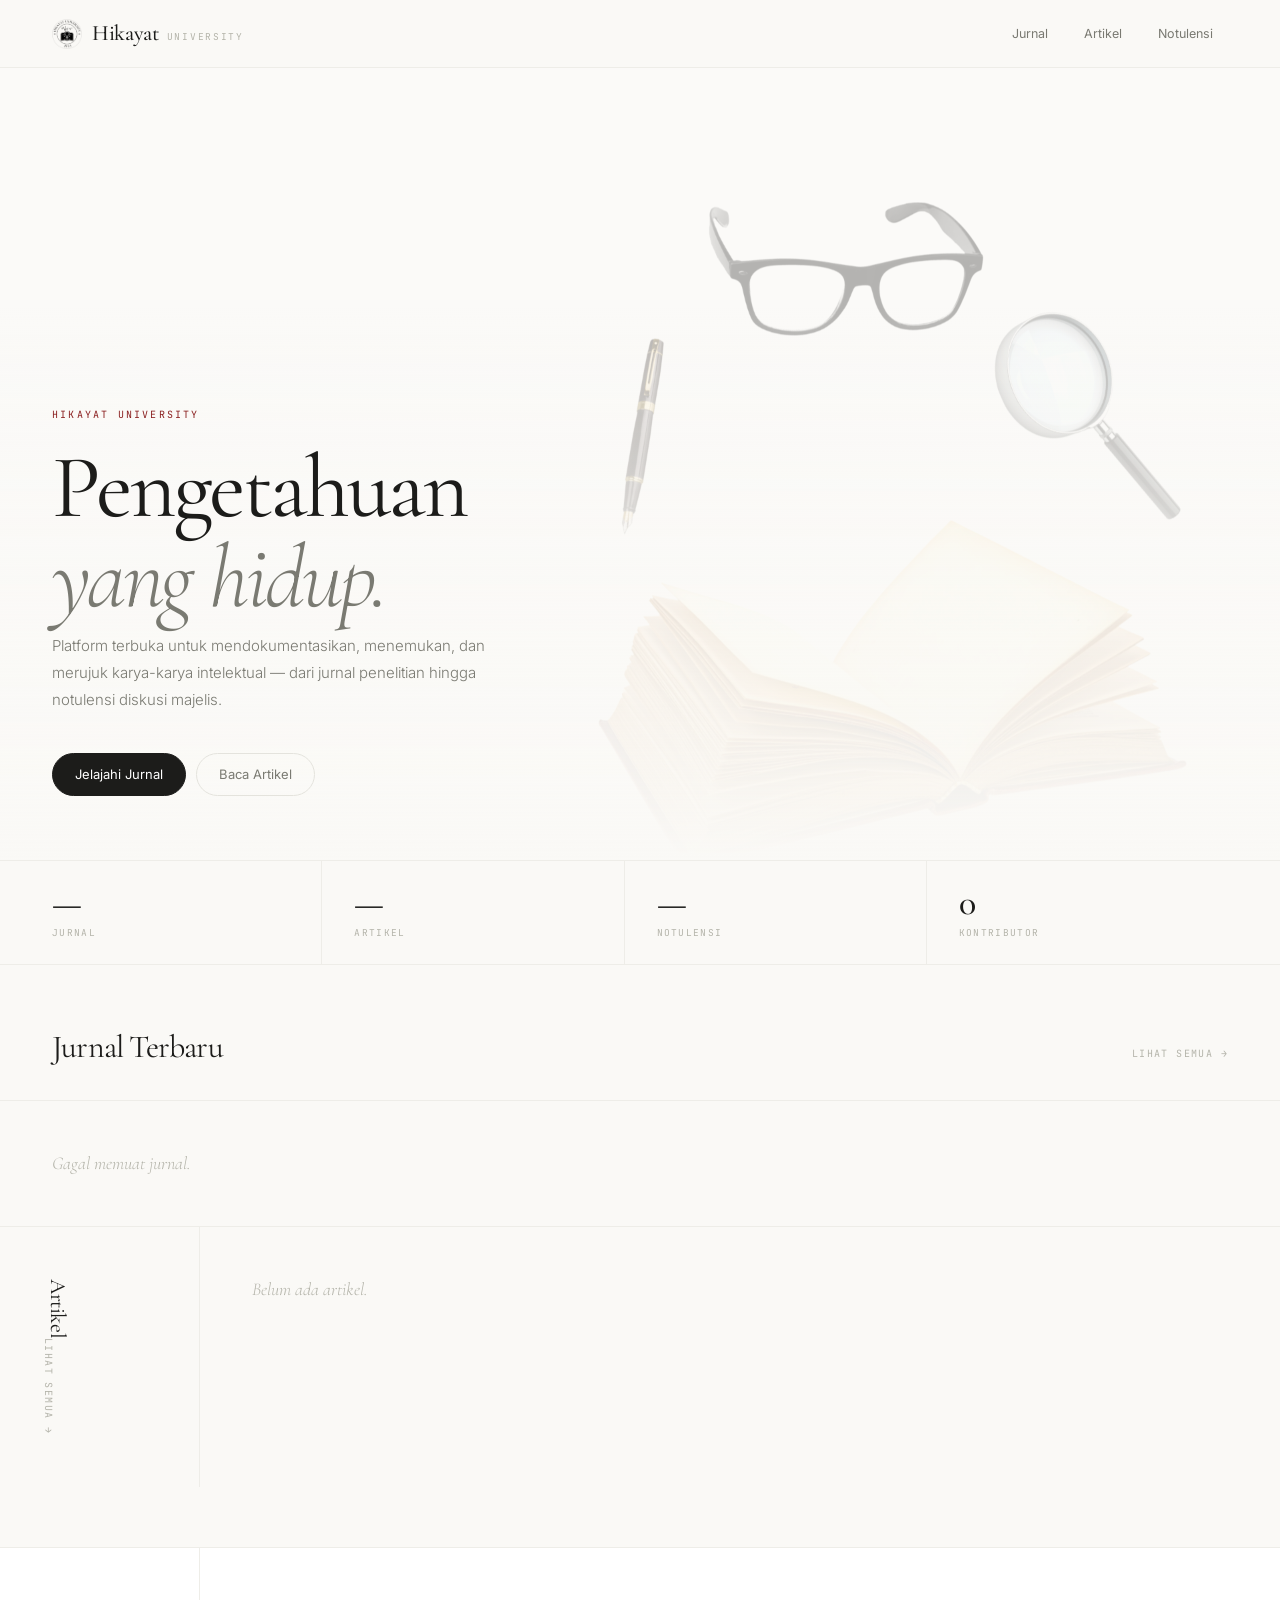
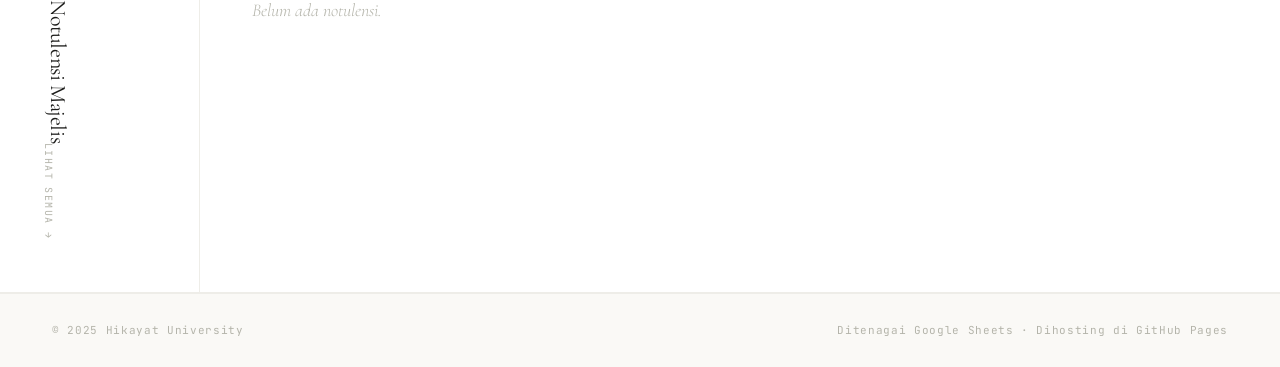
<file: index.html>
<!DOCTYPE html>
<html lang="id">
<head>
  <meta charset="UTF-8" />
  <meta name="viewport" content="width=device-width, initial-scale=1.0" />
  <title>Hikayat University</title>
  <link rel="preconnect" href="https://fonts.googleapis.com" />
  <link rel="preconnect" href="https://fonts.gstatic.com" crossorigin />
  <link href="https://fonts.googleapis.com/css2?family=Cormorant+Garamond:ital,wght@0,300;0,400;0,500;0,600;1,300;1,400;1,500&family=Inter:wght@300;400;500&family=JetBrains+Mono:wght@400;500&display=swap" rel="stylesheet" />
  <style>
    *, *::before, *::after { box-sizing: border-box; margin: 0; padding: 0; }

    :root {
      --ink:        #1c1c1a;
      --ink-light:  #7a7a72;
      --ink-faint:  #b4b4aa;
      --paper:      #faf9f6;
      --paper-dim:  #eeede8;
      --paper-mid:  #e4e3dd;
      --accent:     #8b2020;
      --white:      #ffffff;

      --f-display: 'Cormorant Garamond', Georgia, serif;
      --f-body:    'Inter', system-ui, sans-serif;
      --f-mono:    'JetBrains Mono', monospace;
      --t: 220ms cubic-bezier(0.25, 0.46, 0.45, 0.94);
    }

    html { scroll-behavior: smooth; }
    body {
      font-family: var(--f-body);
      background: var(--paper);
      color: var(--ink);
      font-size: 15px;
      line-height: 1.6;
      -webkit-font-smoothing: antialiased;
    }

    /* ── NAV ── */
    nav {
      position: sticky; top: 0; z-index: 100;
      background: rgba(250, 249, 246, 0.92);
      backdrop-filter: blur(20px);
      -webkit-backdrop-filter: blur(20px);
      border-bottom: 1px solid var(--paper-dim);
      padding: 0 52px; height: 68px;
      display: flex; align-items: center; justify-content: space-between;
    }

    .nav-brand {
      text-decoration: none; color: var(--ink);
      display: flex; align-items: center; gap: 10px;
    }
    .nav-brand img { height: 30px; width: auto; }
    .nav-brand-word {
      font-family: var(--f-display);
      font-size: 22px; font-weight: 500; letter-spacing: -0.3px;
    }
    .nav-brand-sub {
      font-family: var(--f-mono);
      font-size: 9.5px; letter-spacing: 0.18em;
      text-transform: uppercase; color: var(--ink-faint);
    }

    .nav-links {
      display: flex; align-items: center; gap: 6px;
    }
    .nav-link {
      font-family: var(--f-body); font-size: 12.5px;
      color: var(--ink-light); text-decoration: none;
      padding: 6px 14px; border-radius: 100px;
      border: 1px solid transparent;
      transition: all var(--t);
    }
    .nav-link:hover { color: var(--ink); border-color: var(--paper-mid); }
    .nav-link.active { color: var(--ink); border-color: var(--paper-mid); background: var(--white); }

    /* ── HERO ── */
    .hero {
      min-height: 88vh;
      display: flex; flex-direction: column;
      justify-content: flex-end;
      padding: 0 52px 64px;
      position: relative;
      overflow: hidden;
    }

    .hero-bg {
      position: absolute; inset: 0;
      background-image: url('hero.png');
      background-size: cover;
      background-position: center 30%;
      opacity: 0.28;
      will-change: transform;
    }

    .hero-gradient {
      position: absolute; inset: 0;
      background: linear-gradient(
        to bottom,
        transparent 30%,
        rgba(250,249,246,0.6) 65%,
        var(--paper) 100%
      );
    }

    .hero-content {
      position: relative; z-index: 2;
      max-width: 860px;
    }

    .hero-eyebrow {
      font-family: var(--f-mono);
      font-size: 10px; letter-spacing: 0.22em;
      text-transform: uppercase; color: var(--accent);
      margin-bottom: 20px;
    }

    .hero-title {
      font-family: var(--f-display);
      font-size: clamp(52px, 7vw, 96px);
      font-weight: 400; line-height: 1.0;
      letter-spacing: -3px; color: var(--ink);
      margin-bottom: 10px;
    }
    .hero-title em {
      font-style: italic; font-weight: 300;
      color: var(--ink-light);
    }

    .hero-sub {
      font-size: 15px; font-weight: 300;
      color: var(--ink-light); line-height: 1.8;
      max-width: 480px; margin-bottom: 40px;
    }

    .hero-cta {
      display: flex; gap: 10px; flex-wrap: wrap;
    }

    .btn-primary {
      display: inline-flex; align-items: center; gap: 8px;
      font-family: var(--f-body); font-size: 13px; font-weight: 400;
      color: var(--white); background: var(--ink);
      border: 1px solid var(--ink); border-radius: 100px;
      padding: 10px 22px; text-decoration: none;
      transition: all var(--t);
    }
    .btn-primary:hover { background: #333330; border-color: #333330; }

    .btn-outline {
      display: inline-flex; align-items: center; gap: 8px;
      font-family: var(--f-body); font-size: 13px; font-weight: 400;
      color: var(--ink-light); background: transparent;
      border: 1px solid var(--paper-mid); border-radius: 100px;
      padding: 10px 22px; text-decoration: none;
      transition: all var(--t);
    }
    .btn-outline:hover { border-color: var(--ink-faint); color: var(--ink); }

    /* ── STATS BAR ── */
    .stats-bar {
      border-top: 1px solid var(--paper-dim);
      border-bottom: 1px solid var(--paper-dim);
      padding: 0 52px;
      display: flex; align-items: stretch;
    }
    .stat-item {
      flex: 1; padding: 24px 0;
      display: flex; flex-direction: column; gap: 4px;
      border-right: 1px solid var(--paper-dim);
      padding-right: 32px; margin-right: 32px;
    }
    .stat-item:last-child { border-right: none; margin-right: 0; }
    .stat-num {
      font-family: var(--f-display);
      font-size: 36px; font-weight: 500;
      letter-spacing: -1.5px; color: var(--ink);
      line-height: 1;
    }
    .stat-lbl {
      font-family: var(--f-mono); font-size: 9.5px;
      letter-spacing: 0.14em; text-transform: uppercase;
      color: var(--ink-faint);
    }

    /* ── SECTION HEADER ── */
    .section-header {
      display: flex; align-items: baseline;
      justify-content: space-between;
      padding: 56px 52px 28px;
      border-bottom: 1px solid var(--paper-dim);
    }
    .section-title {
      font-family: var(--f-display);
      font-size: 32px; font-weight: 400;
      letter-spacing: -0.8px; color: var(--ink);
    }
    .section-link {
      font-family: var(--f-mono); font-size: 10px;
      letter-spacing: 0.14em; text-transform: uppercase;
      color: var(--ink-faint); text-decoration: none;
      transition: color var(--t);
    }
    .section-link:hover { color: var(--accent); }

    /* ── FEATURED JURNAL ── */
    .featured-jurnal {
      display: grid;
      grid-template-columns: 1fr 1fr;
      border-bottom: 1px solid var(--paper-dim);
    }

    .featured-main {
      padding: 40px 52px;
      border-right: 1px solid var(--paper-dim);
      display: flex; flex-direction: column; gap: 14px;
      cursor: pointer; transition: background var(--t);
      text-decoration: none; color: inherit;
    }
    .featured-main:hover { background: var(--white); }

    .featured-side {
      display: flex; flex-direction: column;
    }
    .featured-side-item {
      padding: 28px 40px;
      border-bottom: 1px solid var(--paper-dim);
      display: flex; flex-direction: column; gap: 8px;
      cursor: pointer; transition: background var(--t);
      text-decoration: none; color: inherit;
    }
    .featured-side-item:last-child { border-bottom: none; }
    .featured-side-item:hover { background: var(--white); }

    .feat-eyebrow {
      font-family: var(--f-mono); font-size: 9.5px;
      letter-spacing: 0.14em; text-transform: uppercase;
      color: var(--ink-faint);
      display: flex; align-items: center; gap: 10px;
    }
    .feat-eyebrow span.dot {
      width: 4px; height: 4px; border-radius: 50%;
      background: var(--accent); flex-shrink: 0;
    }

    .feat-title-main {
      font-family: var(--f-display);
      font-size: 28px; font-weight: 400;
      line-height: 1.18; letter-spacing: -0.5px;
      color: var(--ink);
    }
    .feat-title-side {
      font-family: var(--f-display);
      font-size: 19px; font-weight: 400;
      line-height: 1.25; letter-spacing: -0.2px;
      color: var(--ink);
    }

    .feat-authors {
      font-size: 12px; font-weight: 300;
      color: var(--ink-faint);
    }
    .feat-abstract {
      font-size: 13.5px; font-weight: 300;
      color: var(--ink-light); line-height: 1.7;
    }

    .badge {
      font-family: var(--f-mono); font-size: 9.5px;
      letter-spacing: 0.1em; text-transform: uppercase;
      padding: 3px 10px; border-radius: 100px; display: inline-block;
    }
    .b-sains      { background:#edf2ff; color:#2b5ce6; }
    .b-sosial     { background:#fff4e6; color:#c26400; }
    .b-hukum      { background:#f0fff4; color:#2d8c4e; }
    .b-ekonomi    { background:#fff0f6; color:#c2266a; }
    .b-teknologi  { background:#f3f0ff; color:#6741d9; }
    .b-kesehatan  { background:#e6fcf5; color:#0c7a5e; }
    .b-pendidikan { background:#fff9db; color:#896a00; }
    .b-lain       { background:#f1f3f5; color:#495057; }

    /* ── ARTIKEL + NOTULENSI — SEQUENTIAL SCROLL ── */
    .content-sections {
      display: flex;
      flex-direction: column;
    }

    .content-section {
      border-bottom: 1px solid var(--paper-dim);
    }

    /* Artikel — accent strip kiri, lebar penuh */
    .content-section.s-artikel .section-inner {
      display: grid;
      grid-template-columns: 200px 1fr;
      min-height: 320px;
    }

    .section-label-col {
      border-right: 1px solid var(--paper-dim);
      padding: 52px 40px;
      display: flex;
      flex-direction: column;
      justify-content: space-between;
      position: sticky;
      top: 68px;
      align-self: start;
    }

    .section-label-col .col-title {
      font-family: var(--f-display);
      font-size: 22px; font-weight: 400;
      letter-spacing: -0.4px;
      writing-mode: vertical-lr;
      text-orientation: mixed;
    }

    .section-label-col .section-link {
      font-family: var(--f-mono); font-size: 10px;
      letter-spacing: 0.14em; text-transform: uppercase;
      color: var(--ink-faint); text-decoration: none;
      transition: color var(--t);
      writing-mode: vertical-lr;
      text-orientation: mixed;
    }
    .section-label-col .section-link:hover { color: var(--accent); }

    .section-items-col {
      display: flex;
      flex-direction: column;
    }

    /* Notulensi — background sedikit berbeda, teks lebih lega */
    .content-section.s-notulensi {
      background: var(--white);
    }

    .content-section.s-notulensi .section-inner {
      display: grid;
      grid-template-columns: 200px 1fr;
      min-height: 280px;
    }

    .col-section {
      display: flex; flex-direction: column;
    }
    .col-section:first-child {
      border-right: 1px solid var(--paper-dim);
    }

    .col-header {
      padding: 40px 52px 20px;
      border-bottom: 1px solid var(--paper-dim);
      display: flex; align-items: baseline;
      justify-content: space-between;
    }
    .col-title {
      font-family: var(--f-display);
      font-size: 22px; font-weight: 400;
      letter-spacing: -0.4px;
    }

    .col-items { flex: 1; }

    .col-item {
      padding: 24px 52px;
      border-bottom: 1px solid var(--paper-dim);
      display: flex; flex-direction: column; gap: 6px;
      text-decoration: none; color: inherit;
      transition: background var(--t);
      cursor: pointer;
    }
    .col-item:last-child { border-bottom: none; }
    .col-item:hover { background: var(--paper-dim); }

    .col-item-date {
      font-family: var(--f-mono); font-size: 9px;
      letter-spacing: 0.12em; text-transform: uppercase;
      color: var(--ink-faint);
    }
    .col-item-title {
      font-family: var(--f-display);
      font-size: 17px; font-weight: 400;
      line-height: 1.28; letter-spacing: -0.2px;
      color: var(--ink);
    }
    .col-item-meta {
      font-size: 12px; font-weight: 300;
      color: var(--ink-faint);
    }
    .col-item-excerpt {
      font-size: 13px; font-weight: 300;
      color: var(--ink-light); line-height: 1.65;
    }

    .col-empty {
      padding: 48px 52px;
      font-family: var(--f-display);
      font-size: 18px; font-weight: 300;
      color: var(--ink-faint); font-style: italic;
    }

    /* ── FOOTER ── */
    footer {
      padding: 28px 52px;
      border-top: 1px solid var(--paper-dim);
      display: flex; align-items: center;
      justify-content: space-between;
    }
    footer p {
      font-family: var(--f-mono); font-size: 11px;
      color: var(--ink-faint); letter-spacing: 0.06em;
    }

    /* ── LOADING ── */
    .skeleton {
      background: linear-gradient(90deg, var(--paper-dim) 25%, var(--paper) 50%, var(--paper-dim) 75%);
      background-size: 200% 100%;
      animation: shimmer 1.5s infinite;
      border-radius: 4px;
    }
    @keyframes shimmer {
      0% { background-position: 200% 0; }
      100% { background-position: -200% 0; }
    }

    /* ── RESPONSIVE ── */
    @media (max-width: 780px) {
      nav { padding: 0 20px; height: 60px; }
      .nav-brand-sub { display: none; }
      .nav-links { gap: 2px; }
      .nav-link { font-size: 11px; padding: 5px 10px; }

      .hero { padding: 0 20px 48px; min-height: 80vh; }
      .hero-title { font-size: 48px; letter-spacing: -2px; }
      .hero-sub { font-size: 14px; }

      .stats-bar { padding: 0 20px; flex-wrap: wrap; }
      .stat-item { min-width: 40%; border-right: none; margin-right: 0; padding: 20px 0; border-bottom: 1px solid var(--paper-dim); }
      .stat-item:last-child { border-bottom: none; }

      .section-header { padding: 36px 20px 20px; }
      .featured-jurnal { grid-template-columns: 1fr; }
      .featured-main { padding: 28px 20px; border-right: none; border-bottom: 1px solid var(--paper-dim); }
      .featured-side-item { padding: 20px 20px; }

      .content-section.s-artikel .section-inner,
      .content-section.s-notulensi .section-inner { grid-template-columns: 1fr; }
      .section-label-col { 
        position: static; 
        writing-mode: horizontal-tb;
        flex-direction: row;
        padding: 28px 20px 16px;
        border-right: none;
        border-bottom: 1px solid var(--paper-dim);
      }
      .section-label-col .col-title,
      .section-label-col .section-link {
        writing-mode: horizontal-tb;
        transform: none;
      }
      .col-header { padding: 28px 20px 16px; }
      .col-item { padding: 20px 20px; }
      .col-empty { padding: 32px 20px; }

      footer { padding: 20px; flex-direction: column; gap: 4px; align-items: flex-start; }
    }

    @media (prefers-reduced-motion: reduce) {
      *, *::before, *::after { transition: none !important; animation: none !important; }
    }
  </style>
</head>
<body>

<!-- NAV -->
<nav>
  <a href="index.html" class="nav-brand">
    <img src="Logo.png" alt="Hikayat University" />
    <span style="display:flex;align-items:baseline;gap:8px;">
      <span class="nav-brand-word">Hikayat</span>
      <span class="nav-brand-sub">University</span>
    </span>
  </a>
  <div class="nav-links">
    <a href="jurnal/index.html" class="nav-link">Jurnal</a>
    <a href="artikel/index.html" class="nav-link">Artikel</a>
    <a href="notulensi/index.html" class="nav-link">Notulensi</a>
  </div>
</nav>

<!-- HERO -->
<section class="hero">
  <div class="hero-bg" id="heroBg"></div>
  <div class="hero-gradient"></div>
  <div class="hero-content">
    <p class="hero-eyebrow">Hikayat University</p>
    <h1 class="hero-title">Pengetahuan<br><em>yang hidup.</em></h1>
    <p class="hero-sub">Platform terbuka untuk mendokumentasikan, menemukan, dan merujuk karya-karya intelektual — dari jurnal penelitian hingga notulensi diskusi majelis.</p>
    <div class="hero-cta">
      <a href="jurnal/index.html" class="btn-primary">Jelajahi Jurnal</a>
      <a href="artikel/index.html" class="btn-outline">Baca Artikel</a>
    </div>
  </div>
</section>

<!-- STATS -->
<div class="stats-bar">
  <div class="stat-item">
    <span class="stat-num" id="sJurnal">—</span>
    <span class="stat-lbl">Jurnal</span>
  </div>
  <div class="stat-item">
    <span class="stat-num" id="sArtikel">—</span>
    <span class="stat-lbl">Artikel</span>
  </div>
  <div class="stat-item">
    <span class="stat-num" id="sNotulensi">—</span>
    <span class="stat-lbl">Notulensi</span>
  </div>
  <div class="stat-item">
    <span class="stat-num" id="sPenulis">—</span>
    <span class="stat-lbl">Kontributor</span>
  </div>
</div>

<!-- FEATURED JURNAL -->
<div class="section-header">
  <h2 class="section-title">Jurnal Terbaru</h2>
  <a href="jurnal/index.html" class="section-link">Lihat semua →</a>
</div>
<div class="featured-jurnal" id="featJurnal">
  <!-- diisi JS -->
</div>

<!-- ARTIKEL + NOTULENSI — SEQUENTIAL SCROLL -->
<div class="content-sections">

  <!-- ARTIKEL -->
  <div class="content-section s-artikel">
    <div class="section-inner">
      <div class="section-label-col">
        <span class="col-title">Artikel</span>
        <a href="artikel/index.html" class="section-link">Lihat semua →</a>
      </div>
      <div class="section-items-col">
        <div class="col-items" id="featArtikel">
          <!-- diisi JS -->
        </div>
      </div>
    </div>
  </div>

  <!-- NOTULENSI -->
  <div class="content-section s-notulensi">
    <div class="section-inner">
      <div class="section-label-col">
        <span class="col-title">Notulensi Majelis</span>
        <a href="notulensi/index.html" class="section-link">Lihat semua →</a>
      </div>
      <div class="section-items-col">
        <div class="col-items" id="featNotulensi">
          <!-- diisi JS -->
        </div>
      </div>
    </div>
  </div>

</div>

<!-- FOOTER -->
<footer>
  <p>© 2025 Hikayat University</p>
  <p>Ditenagai Google Sheets · Dihosting di GitHub Pages</p>
</footer>

<script>
  // ── CONFIG ──
  const JURNAL_CSV     = "https://docs.google.com/spreadsheets/d/e/2PACX-1vS3NnGuIRou-yGn_Ly-YJFFwL18UWakhwrKK1UG0dIv_1KqaBICXdNUMzrRw3vczjFv44ZfTTjS-w7l/pub?gid=1344866496&single=true&output=csv";
  const ARTIKEL_CSV    = "https://docs.google.com/spreadsheets/d/e/2PACX-1vS1TnqMwOW-qtPEGbAxRX8g_0QeSbOzDwQvLGc9HPGIH2vaHJHU9A5oQmcc9D-hicV3gikNnJtKw8_z/pub?gid=400814333&single=true&output=csv";
  // Notulensi — ganti NOTULENSI_CSV_URL setelah sheet dipublish
  const NOTULENSI_CSV  = "https://docs.google.com/spreadsheets/d/e/2PACX-1vTUyQvfAF1RsW5HzoDa20hj194fOmnv2F6z_g5wACIq2bfyNvstuAl0jE1Y6qAkgnmfuEmPa5WW_eY9/pub?gid=502880469&single=true&output=csv";

  // ── BADGE ──
  const BADGE = { sains:"b-sains", sosial:"b-sosial", hukum:"b-hukum", ekonomi:"b-ekonomi", teknologi:"b-teknologi", kesehatan:"b-kesehatan", pendidikan:"b-pendidikan" };
  function badgeClass(b) { return b ? (BADGE[b.toLowerCase()] || "b-lain") : "b-lain"; }

  // ── PARSE CSV ──
  function parseCSV(text) {
    const lines = text.trim().split("\n");
    if (lines.length < 2) return [];
    const headers = lines[0].split(",").map(h => h.replace(/"/g,"").trim().toLowerCase());
    return lines.slice(1).map((line, idx) => {
      const cols = []; let cur = "", inQ = false;
      for (let i = 0; i < line.length; i++) {
        const c = line[i];
        if (c === '"') { inQ = !inQ; }
        else if (c === ',' && !inQ) { cols.push(cur.trim()); cur = ""; }
        else { cur += c; }
      }
      cols.push(cur.trim());
      const obj = { id: idx + 1 };
      headers.forEach((h, i) => { obj[h] = (cols[i] || "").replace(/^"|"$/g, "").trim(); });
      // Normalisasi kolom Form Responses
      if (!obj.judul   && obj["judul jurnal"])   obj.judul   = obj["judul jurnal"];
      if (!obj.judul   && obj["judul artikel"])  obj.judul   = obj["judul artikel"];
      if (!obj.judul   && obj["judul diskusi"])  obj.judul   = obj["judul diskusi"];
      if (!obj.tahun   && obj["tahun terbit"])   obj.tahun   = obj["tahun terbit"];
      if (!obj.tanggal && obj["waktu penulisan"]) obj.tanggal = obj["waktu penulisan"];
      if (!obj.tanggal && obj["waktu"])          obj.tanggal = obj["waktu"];
      if (!obj.tanggal && obj["tanggal"])        obj.tanggal = obj["tanggal"];
      if (!obj.penulis && obj["nama penulis"])   obj.penulis = obj["nama penulis"];
      if (!obj.penulis && obj["peserta"])        obj.penulis = obj["peserta"];
      if (!obj.abstrak && obj["deskripsi"])      obj.abstrak = obj["deskripsi"];
      if (!obj.abstrak && obj["ringkasan"])      obj.abstrak = obj["ringkasan"];
      if (!obj.link    && obj["link jurnal"])    obj.link    = obj["link jurnal"];
      if (!obj.link    && obj["link dokumen"])   obj.link    = obj["link dokumen"];
      if (!obj.pdf     && obj["link pdf"])       obj.pdf     = obj["link pdf"];
      if (!obj.sampul  && obj["link sampul"])    obj.sampul  = obj["link sampul"];
      if (!obj.kategori && obj["kategori"])      obj.kategori = obj["kategori"];
      return obj;
    }).filter(r => r.judul);
  }

  // ── ANIMATE COUNT ──
  function animateCount(elId, target) {
    const el = document.getElementById(elId);
    if (!el) return;
    let n = 0; const step = Math.max(1, Math.ceil(target / 40));
    const t = setInterval(() => {
      n = Math.min(n + step, target);
      el.textContent = n;
      if (n >= target) clearInterval(t);
    }, 30);
  }

  // ── RENDER FEATURED JURNAL ──
  function renderFeatJurnal(data) {
    const el = document.getElementById("featJurnal");
    if (!data.length) { el.innerHTML = `<div class="col-empty">Belum ada jurnal.</div>`; return; }

    const sorted = [...data].sort((a,b) => (b.tahun||0) - (a.tahun||0));
    const main   = sorted[0];
    const side   = sorted.slice(1, 3);

    const mainHtml = `
      <a href="jurnal/jurnal.html?id=${main.id}" class="featured-main">
        <div class="feat-eyebrow">
          <span class="dot"></span>
          <span class="badge ${badgeClass(main.bidang)}">${main.bidang||"Umum"}</span>
          <span>${main.tahun||""}</span>
        </div>
        <h3 class="feat-title-main">${main.judul}</h3>
        <p class="feat-authors">${main.penulis||""}</p>
        <p class="feat-abstract">${(main.abstrak||"").slice(0,200)}${(main.abstrak||"").length>200?"…":""}</p>
      </a>`;

    const sideHtml = `
      <div class="featured-side">
        ${side.map(j => `
          <a href="jurnal/jurnal.html?id=${j.id}" class="featured-side-item">
            <div class="feat-eyebrow">
              <span class="dot"></span>
              <span class="badge ${badgeClass(j.bidang)}">${j.bidang||"Umum"}</span>
              <span>${j.tahun||""}</span>
            </div>
            <h3 class="feat-title-side">${j.judul}</h3>
            <p class="feat-authors">${j.penulis||""}</p>
          </a>`).join("")}
        ${side.length < 2 ? `<div class="col-empty">—</div>` : ""}
      </div>`;

    el.innerHTML = mainHtml + sideHtml;
  }

  // ── RENDER FEATURED ARTIKEL ──
  function renderFeatArtikel(data) {
    const el = document.getElementById("featArtikel");
    if (!data.length) { el.innerHTML = `<div class="col-empty">Belum ada artikel.</div>`; return; }
    const sorted = [...data].sort((a,b) => new Date(b.tanggal||0) - new Date(a.tanggal||0));
    el.innerHTML = sorted.slice(0,3).map(a => `
      <a href="artikel/index.html" class="col-item">
        <span class="col-item-date">${a.tanggal||a.tahun||""}</span>
        <h3 class="col-item-title">${a.judul}</h3>
        <p class="col-item-meta">${a.penulis||""}</p>
        <p class="col-item-excerpt">${(a.abstrak||a.isi||"").slice(0,120)}${(a.abstrak||a.isi||"").length>120?"…":""}</p>
      </a>`).join("");
  }

  // ── RENDER FEATURED NOTULENSI ──
  function renderFeatNotulensi(data) {
    const el = document.getElementById("featNotulensi");
    if (!data.length) { el.innerHTML = `<div class="col-empty">Belum ada notulensi.</div>`; return; }
    const sorted = [...data].sort((a,b) => new Date(b.tanggal||0) - new Date(a.tanggal||0));
    el.innerHTML = sorted.slice(0,3).map(n => `
      <a href="notulensi/index.html" class="col-item">
        <span class="col-item-date">${n.tanggal||""}</span>
        <h3 class="col-item-title">${n.judul}</h3>
        <p class="col-item-meta">${n.penulis||n.peserta||""}</p>
        <p class="col-item-excerpt">${(n.abstrak||n.ringkasan||"").slice(0,120)}${(n.abstrak||n.ringkasan||"").length>120?"…":""}</p>
      </a>`).join("");
  }

  // ── PARALLAX ──
  (function(){
    const bg = document.getElementById("heroBg");
    if (!bg) return;
    let ticking = false;
    window.addEventListener("scroll", () => {
      if (!ticking) {
        requestAnimationFrame(() => {
          bg.style.transform = `translateY(${window.scrollY * 0.35}px)`;
          ticking = false;
        });
        ticking = true;
      }
    }, { passive: true });
  })();

  // ── INIT ──
  async function init() {
    const allPenulis = new Set();

    // Jurnal
    try {
      const r = await fetch(JURNAL_CSV);
      const data = parseCSV(await r.text());
      animateCount("sJurnal", data.length);
      data.forEach(j => (j.penulis||"").split(";").forEach(p => allPenulis.add(p.trim())));
      renderFeatJurnal(data);
    } catch(e) {
      document.getElementById("featJurnal").innerHTML = `<div class="col-empty">Gagal memuat jurnal.</div>`;
    }

    // Artikel
    try {
      const r = await fetch(ARTIKEL_CSV);
      const data = parseCSV(await r.text());
      animateCount("sArtikel", data.length);
      data.forEach(a => (a.penulis||"").split(";").forEach(p => allPenulis.add(p.trim())));
      renderFeatArtikel(data);
    } catch(e) {
      document.getElementById("featArtikel").innerHTML = `<div class="col-empty">Belum ada artikel.</div>`;
    }

    // Notulensi
    if (NOTULENSI_CSV) {
      try {
        const r = await fetch(NOTULENSI_CSV);
        const data = parseCSV(await r.text());
        animateCount("sNotulensi", data.length);
        renderFeatNotulensi(data);
      } catch(e) {
        document.getElementById("featNotulensi").innerHTML = `<div class="col-empty">Belum ada notulensi.</div>`;
      }
    } else {
      document.getElementById("featNotulensi").innerHTML = `<div class="col-empty">Belum ada notulensi.</div>`;
    }

    // Total kontributor
    setTimeout(() => animateCount("sPenulis", allPenulis.size), 200);
  }

  init();
</script>
</body>
</html>
</file>
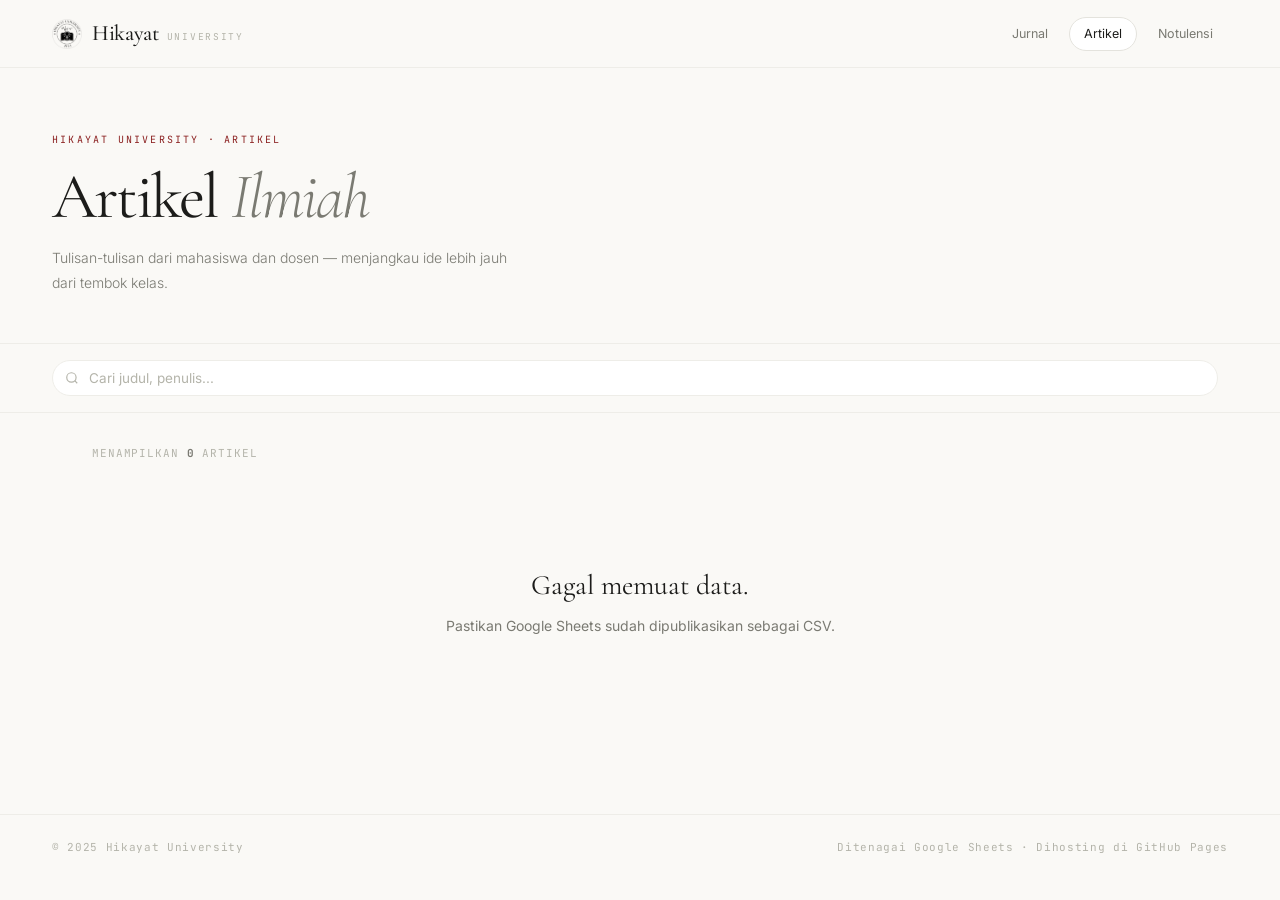
<file: artikel-index.html>
<!DOCTYPE html>
<html lang="id">
<head>
  <meta charset="UTF-8" />
  <meta name="viewport" content="width=device-width, initial-scale=1.0" />
  <title>Artikel — Hikayat University</title>
  <link rel="preconnect" href="https://fonts.googleapis.com" />
  <link rel="preconnect" href="https://fonts.gstatic.com" crossorigin />
  <link href="https://fonts.googleapis.com/css2?family=Cormorant+Garamond:ital,wght@0,300;0,400;0,500;0,600;1,300;1,400;1,500&family=Inter:wght@300;400;500&family=JetBrains+Mono:wght@400;500&display=swap" rel="stylesheet" />
  <style>
    *, *::before, *::after { box-sizing: border-box; margin: 0; padding: 0; }
    :root {
      --ink: #1c1c1a; --ink-light: #7a7a72; --ink-faint: #b4b4aa;
      --paper: #faf9f6; --paper-dim: #eeede8; --paper-mid: #e4e3dd;
      --accent: #8b2020; --white: #ffffff;
      --f-display: 'Cormorant Garamond', Georgia, serif;
      --f-body: 'Inter', system-ui, sans-serif;
      --f-mono: 'JetBrains Mono', monospace;
      --t: 220ms cubic-bezier(0.25, 0.46, 0.45, 0.94);
    }
    html { scroll-behavior: smooth; }
    body { font-family: var(--f-body); background: var(--paper); color: var(--ink); font-size: 15px; line-height: 1.6; -webkit-font-smoothing: antialiased; }

    /* NAV */
    nav { position: sticky; top: 0; z-index: 100; background: rgba(250,249,246,0.92); backdrop-filter: blur(20px); -webkit-backdrop-filter: blur(20px); border-bottom: 1px solid var(--paper-dim); padding: 0 52px; height: 68px; display: flex; align-items: center; justify-content: space-between; }
    .nav-brand { text-decoration: none; color: var(--ink); display: flex; align-items: center; gap: 10px; }
    .nav-brand img { height: 30px; }
    .nav-brand-word { font-family: var(--f-display); font-size: 22px; font-weight: 500; letter-spacing: -0.3px; }
    .nav-brand-sub { font-family: var(--f-mono); font-size: 9.5px; letter-spacing: 0.18em; text-transform: uppercase; color: var(--ink-faint); }
    .nav-links { display: flex; align-items: center; gap: 6px; }
    .nav-link { font-family: var(--f-body); font-size: 12.5px; color: var(--ink-light); text-decoration: none; padding: 6px 14px; border-radius: 100px; border: 1px solid transparent; transition: all var(--t); }
    .nav-link:hover { color: var(--ink); border-color: var(--paper-mid); }
    .nav-link.active { color: var(--ink); border-color: var(--paper-mid); background: var(--white); }

    /* HERO */
    .page-hero { padding: 64px 52px 48px; border-bottom: 1px solid var(--paper-dim); }
    .page-eyebrow { font-family: var(--f-mono); font-size: 10px; letter-spacing: 0.22em; text-transform: uppercase; color: var(--accent); margin-bottom: 16px; }
    .page-title { font-family: var(--f-display); font-size: clamp(40px, 5vw, 64px); font-weight: 400; letter-spacing: -2px; line-height: 1.04; color: var(--ink); margin-bottom: 14px; }
    .page-sub { font-size: 14px; font-weight: 300; color: var(--ink-light); line-height: 1.8; max-width: 480px; }

    /* FILTER */
    .filter-bar { position: sticky; top: 68px; z-index: 90; background: rgba(250,249,246,0.95); backdrop-filter: blur(16px); border-bottom: 1px solid var(--paper-dim); padding: 16px 52px; display: flex; align-items: center; gap: 10px; flex-wrap: wrap; }
    .search-wrap { position: relative; flex: 1; min-width: 200px; }
    .search-input { width: 100%; background: var(--white); border: 1px solid var(--paper-dim); border-radius: 100px; font-family: var(--f-body); font-size: 13.5px; color: var(--ink); padding: 9px 16px 9px 36px; transition: border-color var(--t); }
    .search-input:focus { border-color: var(--ink-faint); outline: none; }
    .search-input::placeholder { color: var(--ink-faint); }
    .search-ico { position: absolute; left: 13px; top: 50%; transform: translateY(-50%); color: var(--ink-faint); pointer-events: none; }
    .chip { background: var(--white); border: 1px solid var(--paper-dim); border-radius: 100px; font-size: 12px; color: var(--ink-light); padding: 6px 16px; cursor: pointer; transition: all var(--t); }
    .chip:hover { border-color: var(--ink-faint); color: var(--ink); }
    .chip.on { background: var(--ink); border-color: var(--ink); color: var(--white); }

    /* GRID */
    .grid-section { padding: 32px 52px 96px; max-width: 1200px; margin: 0 auto; }
    .grid-count { font-family: var(--f-mono); font-size: 11px; letter-spacing: 0.08em; color: var(--ink-faint); text-transform: uppercase; margin-bottom: 20px; }
    .grid-count strong { color: var(--ink-light); }

    /* ARTIKEL GRID — magazine layout */
    .artikel-grid { display: grid; grid-template-columns: repeat(3, 1fr); gap: 1px; background: var(--paper-dim); border: 1px solid var(--paper-dim); border-radius: 12px; overflow: hidden; }

    .artikel-card { background: var(--white); padding: 28px 28px; display: flex; flex-direction: column; gap: 10px; cursor: pointer; transition: background var(--t); border-top: 3px solid transparent; text-decoration: none; color: inherit; }
    .artikel-card:hover { background: #fdfcf9; border-top-color: var(--accent); }

    .artikel-card-img { width: 100%; aspect-ratio: 16/9; object-fit: cover; border-radius: 6px; background: var(--paper-dim); margin-bottom: 4px; display: block; }
    .artikel-card-img-placeholder { width: 100%; aspect-ratio: 16/9; background: var(--paper-dim); border-radius: 6px; display: flex; align-items: center; justify-content: center; margin-bottom: 4px; }
    .artikel-card-img-placeholder span { font-family: var(--f-mono); font-size: 9px; letter-spacing: 0.14em; text-transform: uppercase; color: var(--ink-faint); }

    .artikel-meta { display: flex; align-items: center; gap: 8px; }
    .artikel-date { font-family: var(--f-mono); font-size: 9.5px; letter-spacing: 0.1em; text-transform: uppercase; color: var(--ink-faint); }
    .kat-badge { font-family: var(--f-mono); font-size: 9.5px; letter-spacing: 0.1em; text-transform: uppercase; padding: 2px 9px; border-radius: 100px; background: var(--paper-dim); color: var(--ink-light); }

    .artikel-title { font-family: var(--f-display); font-size: 20px; font-weight: 400; line-height: 1.25; letter-spacing: -0.3px; color: var(--ink); }
    .artikel-author { font-size: 12px; font-weight: 300; color: var(--ink-faint); }
    .artikel-excerpt { font-size: 13px; font-weight: 300; color: var(--ink-light); line-height: 1.7; }

    /* EMPTY / ERROR */
    .state-box { padding: 80px 40px; text-align: center; }
    .state-box h3 { font-family: var(--f-display); font-size: 28px; font-weight: 400; color: var(--ink); margin-bottom: 8px; }
    .state-box p { font-size: 14px; color: var(--ink-light); }

    /* FOOTER */
    footer { border-top: 1px solid var(--paper-dim); padding: 24px 52px; display: flex; align-items: center; justify-content: space-between; }
    footer p { font-family: var(--f-mono); font-size: 11px; color: var(--ink-faint); letter-spacing: 0.06em; }

    @media (max-width: 780px) {
      nav { padding: 0 20px; height: 60px; }
      .nav-brand-sub { display: none; }
      .page-hero { padding: 40px 20px 32px; }
      .page-title { letter-spacing: -1.5px; }
      .filter-bar { padding: 14px 20px; top: 60px; }
      .grid-section { padding: 24px 20px 64px; }
      .artikel-grid { grid-template-columns: 1fr; }
      footer { padding: 20px; flex-direction: column; gap: 4px; align-items: flex-start; }
    }
    @media (prefers-reduced-motion: reduce) { *, *::before, *::after { transition: none !important; } }
  </style>
</head>
<body>

<nav>
  <a href="../index.html" class="nav-brand">
    <img src="../Logo.png" alt="Hikayat University" />
    <span style="display:flex;align-items:baseline;gap:8px;">
      <span class="nav-brand-word">Hikayat</span>
      <span class="nav-brand-sub">University</span>
    </span>
  </a>
  <div class="nav-links">
    <a href="../jurnal/index.html" class="nav-link">Jurnal</a>
    <a href="index.html" class="nav-link active">Artikel</a>
    <a href="../notulensi/index.html" class="nav-link">Notulensi</a>
  </div>
</nav>

<div class="page-hero">
  <p class="page-eyebrow">Hikayat University · Artikel</p>
  <h1 class="page-title">Artikel <em style="font-style:italic;color:var(--ink-light);font-weight:300;">Ilmiah</em></h1>
  <p class="page-sub">Tulisan-tulisan dari mahasiswa dan dosen — menjangkau ide lebih jauh dari tembok kelas.</p>
</div>

<div class="filter-bar">
  <div class="search-wrap">
    <svg class="search-ico" width="14" height="14" fill="none" stroke="currentColor" stroke-width="2" viewBox="0 0 24 24"><circle cx="11" cy="11" r="8"/><line x1="21" y1="21" x2="16.65" y2="16.65"/></svg>
    <input class="search-input" id="searchInput" type="search" placeholder="Cari judul, penulis..." />
  </div>
  <div id="chips" style="display:flex;gap:8px;flex-wrap:wrap;"></div>
</div>

<div class="grid-section">
  <p class="grid-count">Menampilkan <strong id="countTxt">—</strong> artikel</p>
  <div class="artikel-grid" id="grid"></div>
  <div class="state-box" id="emptyBox" style="display:none;">
    <h3>Tidak ada hasil.</h3>
    <p>Coba kata kunci yang berbeda.</p>
  </div>
  <div class="state-box" id="errorBox" style="display:none;">
    <h3>Gagal memuat data.</h3>
    <p>Pastikan Google Sheets sudah dipublikasikan sebagai CSV.</p>
  </div>
</div>

<footer>
  <p>© 2025 Hikayat University</p>
  <p>Ditenagai Google Sheets · Dihosting di GitHub Pages</p>
</footer>

<script>
  const ARTIKEL_CSV = "https://docs.google.com/spreadsheets/d/e/2PACX-1vS1TnqMwOW-qtPEGbAxRX8g_0QeSbOzDwQvLGc9HPGIH2vaHJHU9A5oQmcc9D-hicV3gikNnJtKw8_z/pub?gid=400814333&single=true&output=csv";

  let allData = [], filtered = [], activeFilter = "semua", activeSearch = "";

  function parseCSV(text) {
    const lines = text.trim().split("\n");
    if (lines.length < 2) return [];
    const headers = lines[0].split(",").map(h => h.replace(/"/g,"").trim().toLowerCase());
    return lines.slice(1).map((line, idx) => {
      const cols = []; let cur = "", inQ = false;
      for (let i = 0; i < line.length; i++) {
        const c = line[i];
        if (c === '"') { inQ = !inQ; }
        else if (c === ',' && !inQ) { cols.push(cur.trim()); cur = ""; }
        else { cur += c; }
      }
      cols.push(cur.trim());
      const obj = { id: idx + 1 };
      headers.forEach((h, i) => { obj[h] = (cols[i] || "").replace(/^"|"$/g, "").trim(); });
      if (!obj.judul)    obj.judul    = obj["judul artikel"] || "";
      if (!obj.tanggal)  obj.tanggal  = obj["waktu penulisan"] || obj["waktu"] || "";
      if (!obj.pdf)      obj.pdf      = obj["link pdf"] || "";
      if (!obj.sampul)   obj.sampul   = obj["link sampul"] || "";
      if (!obj.kategori) obj.kategori = obj["kategori"] || "";
      return obj;
    }).filter(r => r.judul);
  }

  function driveToImage(url) {
    if (!url || url === "-") return "";
    const m1 = url.match(/\/file\/d\/([a-zA-Z0-9_-]+)/);
    if (m1) return `https://drive.google.com/thumbnail?id=${m1[1]}&sz=w600`;
    const m2 = url.match(/[?&]id=([a-zA-Z0-9_-]+)/);
    if (m2) return `https://drive.google.com/thumbnail?id=${m2[1]}&sz=w600`;
    return url;
  }

  function buildChips() {
    const cats = [...new Set(allData.map(a => a.kategori).filter(Boolean))].sort();
    const wrap = document.getElementById("chips");
    wrap.innerHTML = `<button class="chip on" data-f="semua">Semua</button>`;
    cats.forEach(c => {
      const btn = document.createElement("button");
      btn.className = "chip"; btn.dataset.f = c; btn.textContent = c;
      wrap.appendChild(btn);
    });
    wrap.querySelectorAll(".chip").forEach(c => {
      c.addEventListener("click", () => {
        wrap.querySelectorAll(".chip").forEach(x => x.classList.remove("on"));
        c.classList.add("on"); activeFilter = c.dataset.f; applyFilters();
      });
    });
  }

  function applyFilters() {
    filtered = allData.filter(a => {
      const okF = activeFilter === "semua" || a.kategori === activeFilter;
      const q = activeSearch.toLowerCase();
      const okQ = !q || a.judul?.toLowerCase().includes(q) || a.penulis?.toLowerCase().includes(q);
      return okF && okQ;
    });
    filtered.sort((a,b) => new Date(b.tanggal||0) - new Date(a.tanggal||0));
    renderGrid();
  }

  function renderGrid() {
    const grid = document.getElementById("grid");
    const empty = document.getElementById("emptyBox");
    document.getElementById("countTxt").textContent = filtered.length;
    if (!filtered.length) { grid.innerHTML = ""; grid.style.display = "none"; empty.style.display = "block"; return; }
    grid.style.display = "grid"; empty.style.display = "none";
    grid.innerHTML = filtered.map(a => {
      const imgUrl = driveToImage(a.sampul);
      const excerpt = (a.abstrak || a.isi || "").slice(0, 150);
      return `
      <a class="artikel-card" href="../jurnal/jurnal.html" onclick="return false;" style="cursor:default;">
        ${imgUrl
          ? `<img class="artikel-card-img" src="${imgUrl}" alt="${a.judul}" loading="lazy" />`
          : `<div class="artikel-card-img-placeholder"><span>${a.kategori || "Artikel"}</span></div>`
        }
        <div class="artikel-meta">
          ${a.kategori ? `<span class="kat-badge">${a.kategori}</span>` : ""}
          <span class="artikel-date">${a.tanggal || ""}</span>
        </div>
        <h3 class="artikel-title">${a.judul}</h3>
        <p class="artikel-author">${a.penulis || ""}</p>
        ${excerpt ? `<p class="artikel-excerpt">${excerpt}${excerpt.length >= 150 ? "…" : ""}</p>` : ""}
      </a>`;
    }).join("");
  }

  let searchT;
  document.getElementById("searchInput").addEventListener("input", e => {
    clearTimeout(searchT);
    searchT = setTimeout(() => { activeSearch = e.target.value; applyFilters(); }, 250);
  });

  async function init() {
    try {
      const r = await fetch(ARTIKEL_CSV);
      if (!r.ok) throw new Error();
      allData = parseCSV(await r.text());
      buildChips(); applyFilters();
    } catch(e) {
      document.getElementById("grid").style.display = "none";
      document.getElementById("errorBox").style.display = "block";
      document.getElementById("countTxt").textContent = "0";
    }
  }
  init();
</script>
</body>
</html>
</file>
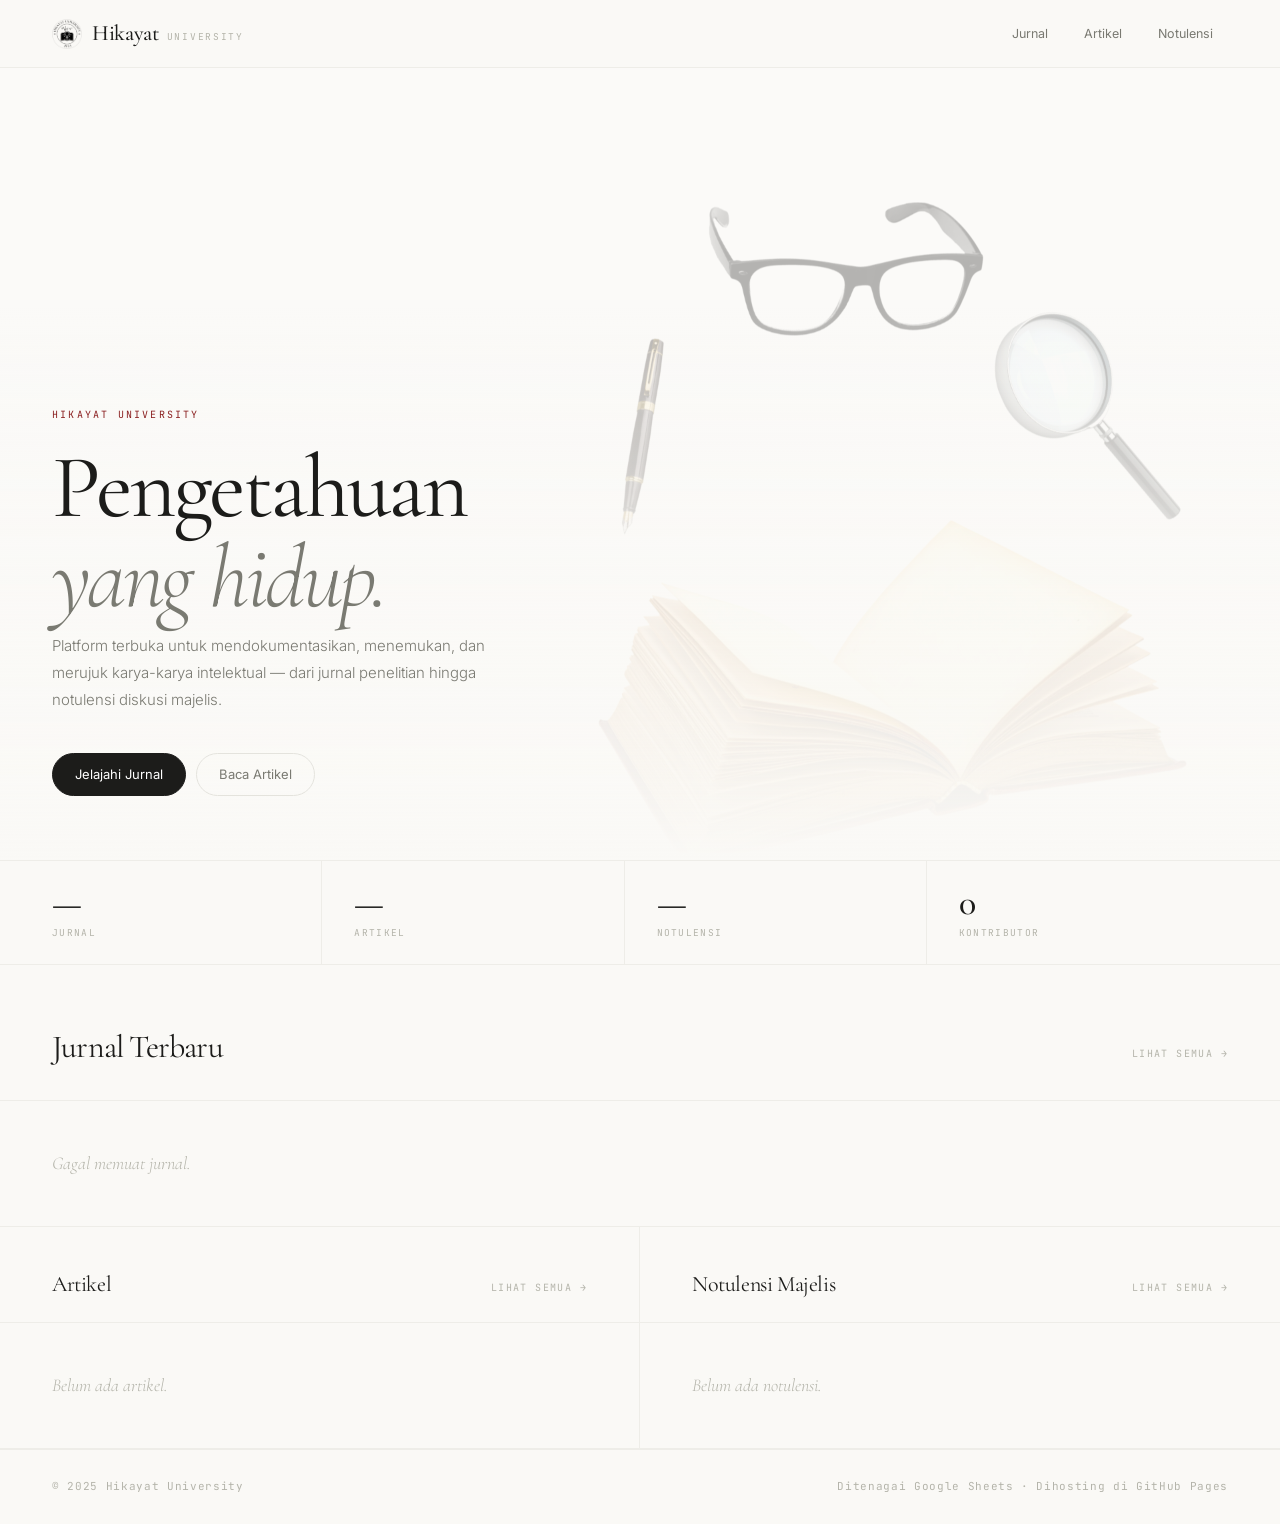
<file: homepage.html>
<!DOCTYPE html>
<html lang="id">
<head>
  <meta charset="UTF-8" />
  <meta name="viewport" content="width=device-width, initial-scale=1.0" />
  <title>Hikayat University</title>
  <link rel="preconnect" href="https://fonts.googleapis.com" />
  <link rel="preconnect" href="https://fonts.gstatic.com" crossorigin />
  <link href="https://fonts.googleapis.com/css2?family=Cormorant+Garamond:ital,wght@0,300;0,400;0,500;0,600;1,300;1,400;1,500&family=Inter:wght@300;400;500&family=JetBrains+Mono:wght@400;500&display=swap" rel="stylesheet" />
  <style>
    *, *::before, *::after { box-sizing: border-box; margin: 0; padding: 0; }

    :root {
      --ink:        #1c1c1a;
      --ink-light:  #7a7a72;
      --ink-faint:  #b4b4aa;
      --paper:      #faf9f6;
      --paper-dim:  #eeede8;
      --paper-mid:  #e4e3dd;
      --accent:     #8b2020;
      --white:      #ffffff;

      --f-display: 'Cormorant Garamond', Georgia, serif;
      --f-body:    'Inter', system-ui, sans-serif;
      --f-mono:    'JetBrains Mono', monospace;
      --t: 220ms cubic-bezier(0.25, 0.46, 0.45, 0.94);
    }

    html { scroll-behavior: smooth; }
    body {
      font-family: var(--f-body);
      background: var(--paper);
      color: var(--ink);
      font-size: 15px;
      line-height: 1.6;
      -webkit-font-smoothing: antialiased;
    }

    /* ── NAV ── */
    nav {
      position: sticky; top: 0; z-index: 100;
      background: rgba(250, 249, 246, 0.92);
      backdrop-filter: blur(20px);
      -webkit-backdrop-filter: blur(20px);
      border-bottom: 1px solid var(--paper-dim);
      padding: 0 52px; height: 68px;
      display: flex; align-items: center; justify-content: space-between;
    }

    .nav-brand {
      text-decoration: none; color: var(--ink);
      display: flex; align-items: center; gap: 10px;
    }
    .nav-brand img { height: 30px; width: auto; }
    .nav-brand-word {
      font-family: var(--f-display);
      font-size: 22px; font-weight: 500; letter-spacing: -0.3px;
    }
    .nav-brand-sub {
      font-family: var(--f-mono);
      font-size: 9.5px; letter-spacing: 0.18em;
      text-transform: uppercase; color: var(--ink-faint);
    }

    .nav-links {
      display: flex; align-items: center; gap: 6px;
    }
    .nav-link {
      font-family: var(--f-body); font-size: 12.5px;
      color: var(--ink-light); text-decoration: none;
      padding: 6px 14px; border-radius: 100px;
      border: 1px solid transparent;
      transition: all var(--t);
    }
    .nav-link:hover { color: var(--ink); border-color: var(--paper-mid); }
    .nav-link.active { color: var(--ink); border-color: var(--paper-mid); background: var(--white); }

    /* ── HERO ── */
    .hero {
      min-height: 88vh;
      display: flex; flex-direction: column;
      justify-content: flex-end;
      padding: 0 52px 64px;
      position: relative;
      overflow: hidden;
    }

    .hero-bg {
      position: absolute; inset: 0;
      background-image: url('hero.png');
      background-size: cover;
      background-position: center 30%;
      opacity: 0.28;
      will-change: transform;
    }

    .hero-gradient {
      position: absolute; inset: 0;
      background: linear-gradient(
        to bottom,
        transparent 30%,
        rgba(250,249,246,0.6) 65%,
        var(--paper) 100%
      );
    }

    .hero-content {
      position: relative; z-index: 2;
      max-width: 860px;
    }

    .hero-eyebrow {
      font-family: var(--f-mono);
      font-size: 10px; letter-spacing: 0.22em;
      text-transform: uppercase; color: var(--accent);
      margin-bottom: 20px;
    }

    .hero-title {
      font-family: var(--f-display);
      font-size: clamp(52px, 7vw, 96px);
      font-weight: 400; line-height: 1.0;
      letter-spacing: -3px; color: var(--ink);
      margin-bottom: 10px;
    }
    .hero-title em {
      font-style: italic; font-weight: 300;
      color: var(--ink-light);
    }

    .hero-sub {
      font-size: 15px; font-weight: 300;
      color: var(--ink-light); line-height: 1.8;
      max-width: 480px; margin-bottom: 40px;
    }

    .hero-cta {
      display: flex; gap: 10px; flex-wrap: wrap;
    }

    .btn-primary {
      display: inline-flex; align-items: center; gap: 8px;
      font-family: var(--f-body); font-size: 13px; font-weight: 400;
      color: var(--white); background: var(--ink);
      border: 1px solid var(--ink); border-radius: 100px;
      padding: 10px 22px; text-decoration: none;
      transition: all var(--t);
    }
    .btn-primary:hover { background: #333330; border-color: #333330; }

    .btn-outline {
      display: inline-flex; align-items: center; gap: 8px;
      font-family: var(--f-body); font-size: 13px; font-weight: 400;
      color: var(--ink-light); background: transparent;
      border: 1px solid var(--paper-mid); border-radius: 100px;
      padding: 10px 22px; text-decoration: none;
      transition: all var(--t);
    }
    .btn-outline:hover { border-color: var(--ink-faint); color: var(--ink); }

    /* ── STATS BAR ── */
    .stats-bar {
      border-top: 1px solid var(--paper-dim);
      border-bottom: 1px solid var(--paper-dim);
      padding: 0 52px;
      display: flex; align-items: stretch;
    }
    .stat-item {
      flex: 1; padding: 24px 0;
      display: flex; flex-direction: column; gap: 4px;
      border-right: 1px solid var(--paper-dim);
      padding-right: 32px; margin-right: 32px;
    }
    .stat-item:last-child { border-right: none; margin-right: 0; }
    .stat-num {
      font-family: var(--f-display);
      font-size: 36px; font-weight: 500;
      letter-spacing: -1.5px; color: var(--ink);
      line-height: 1;
    }
    .stat-lbl {
      font-family: var(--f-mono); font-size: 9.5px;
      letter-spacing: 0.14em; text-transform: uppercase;
      color: var(--ink-faint);
    }

    /* ── SECTION HEADER ── */
    .section-header {
      display: flex; align-items: baseline;
      justify-content: space-between;
      padding: 56px 52px 28px;
      border-bottom: 1px solid var(--paper-dim);
    }
    .section-title {
      font-family: var(--f-display);
      font-size: 32px; font-weight: 400;
      letter-spacing: -0.8px; color: var(--ink);
    }
    .section-link {
      font-family: var(--f-mono); font-size: 10px;
      letter-spacing: 0.14em; text-transform: uppercase;
      color: var(--ink-faint); text-decoration: none;
      transition: color var(--t);
    }
    .section-link:hover { color: var(--accent); }

    /* ── FEATURED JURNAL ── */
    .featured-jurnal {
      display: grid;
      grid-template-columns: 1fr 1fr;
      border-bottom: 1px solid var(--paper-dim);
    }

    .featured-main {
      padding: 40px 52px;
      border-right: 1px solid var(--paper-dim);
      display: flex; flex-direction: column; gap: 14px;
      cursor: pointer; transition: background var(--t);
      text-decoration: none; color: inherit;
    }
    .featured-main:hover { background: var(--white); }

    .featured-side {
      display: flex; flex-direction: column;
    }
    .featured-side-item {
      padding: 28px 40px;
      border-bottom: 1px solid var(--paper-dim);
      display: flex; flex-direction: column; gap: 8px;
      cursor: pointer; transition: background var(--t);
      text-decoration: none; color: inherit;
    }
    .featured-side-item:last-child { border-bottom: none; }
    .featured-side-item:hover { background: var(--white); }

    .feat-eyebrow {
      font-family: var(--f-mono); font-size: 9.5px;
      letter-spacing: 0.14em; text-transform: uppercase;
      color: var(--ink-faint);
      display: flex; align-items: center; gap: 10px;
    }
    .feat-eyebrow span.dot {
      width: 4px; height: 4px; border-radius: 50%;
      background: var(--accent); flex-shrink: 0;
    }

    .feat-title-main {
      font-family: var(--f-display);
      font-size: 28px; font-weight: 400;
      line-height: 1.18; letter-spacing: -0.5px;
      color: var(--ink);
    }
    .feat-title-side {
      font-family: var(--f-display);
      font-size: 19px; font-weight: 400;
      line-height: 1.25; letter-spacing: -0.2px;
      color: var(--ink);
    }

    .feat-authors {
      font-size: 12px; font-weight: 300;
      color: var(--ink-faint);
    }
    .feat-abstract {
      font-size: 13.5px; font-weight: 300;
      color: var(--ink-light); line-height: 1.7;
    }

    .badge {
      font-family: var(--f-mono); font-size: 9.5px;
      letter-spacing: 0.1em; text-transform: uppercase;
      padding: 3px 10px; border-radius: 100px; display: inline-block;
    }
    .b-sains      { background:#edf2ff; color:#2b5ce6; }
    .b-sosial     { background:#fff4e6; color:#c26400; }
    .b-hukum      { background:#f0fff4; color:#2d8c4e; }
    .b-ekonomi    { background:#fff0f6; color:#c2266a; }
    .b-teknologi  { background:#f3f0ff; color:#6741d9; }
    .b-kesehatan  { background:#e6fcf5; color:#0c7a5e; }
    .b-pendidikan { background:#fff9db; color:#896a00; }
    .b-lain       { background:#f1f3f5; color:#495057; }

    /* ── ARTIKEL + NOTULENSI GRID ── */
    .two-col {
      display: grid;
      grid-template-columns: 1fr 1fr;
      border-bottom: 1px solid var(--paper-dim);
    }

    .col-section {
      display: flex; flex-direction: column;
    }
    .col-section:first-child {
      border-right: 1px solid var(--paper-dim);
    }

    .col-header {
      padding: 40px 52px 20px;
      border-bottom: 1px solid var(--paper-dim);
      display: flex; align-items: baseline;
      justify-content: space-between;
    }
    .col-title {
      font-family: var(--f-display);
      font-size: 22px; font-weight: 400;
      letter-spacing: -0.4px;
    }

    .col-items { flex: 1; }

    .col-item {
      padding: 24px 52px;
      border-bottom: 1px solid var(--paper-dim);
      display: flex; flex-direction: column; gap: 6px;
      text-decoration: none; color: inherit;
      transition: background var(--t);
      cursor: pointer;
    }
    .col-item:last-child { border-bottom: none; }
    .col-item:hover { background: var(--white); }

    .col-item-date {
      font-family: var(--f-mono); font-size: 9px;
      letter-spacing: 0.12em; text-transform: uppercase;
      color: var(--ink-faint);
    }
    .col-item-title {
      font-family: var(--f-display);
      font-size: 17px; font-weight: 400;
      line-height: 1.28; letter-spacing: -0.2px;
      color: var(--ink);
    }
    .col-item-meta {
      font-size: 12px; font-weight: 300;
      color: var(--ink-faint);
    }
    .col-item-excerpt {
      font-size: 13px; font-weight: 300;
      color: var(--ink-light); line-height: 1.65;
    }

    .col-empty {
      padding: 48px 52px;
      font-family: var(--f-display);
      font-size: 18px; font-weight: 300;
      color: var(--ink-faint); font-style: italic;
    }

    /* ── FOOTER ── */
    footer {
      padding: 28px 52px;
      border-top: 1px solid var(--paper-dim);
      display: flex; align-items: center;
      justify-content: space-between;
    }
    footer p {
      font-family: var(--f-mono); font-size: 11px;
      color: var(--ink-faint); letter-spacing: 0.06em;
    }

    /* ── LOADING ── */
    .skeleton {
      background: linear-gradient(90deg, var(--paper-dim) 25%, var(--paper) 50%, var(--paper-dim) 75%);
      background-size: 200% 100%;
      animation: shimmer 1.5s infinite;
      border-radius: 4px;
    }
    @keyframes shimmer {
      0% { background-position: 200% 0; }
      100% { background-position: -200% 0; }
    }

    /* ── RESPONSIVE ── */
    @media (max-width: 780px) {
      nav { padding: 0 20px; height: 60px; }
      .nav-brand-sub { display: none; }
      .nav-links { gap: 2px; }
      .nav-link { font-size: 11px; padding: 5px 10px; }

      .hero { padding: 0 20px 48px; min-height: 80vh; }
      .hero-title { font-size: 48px; letter-spacing: -2px; }
      .hero-sub { font-size: 14px; }

      .stats-bar { padding: 0 20px; flex-wrap: wrap; }
      .stat-item { min-width: 40%; border-right: none; margin-right: 0; padding: 20px 0; border-bottom: 1px solid var(--paper-dim); }
      .stat-item:last-child { border-bottom: none; }

      .section-header { padding: 36px 20px 20px; }
      .featured-jurnal { grid-template-columns: 1fr; }
      .featured-main { padding: 28px 20px; border-right: none; border-bottom: 1px solid var(--paper-dim); }
      .featured-side-item { padding: 20px 20px; }

      .two-col { grid-template-columns: 1fr; }
      .col-section:first-child { border-right: none; border-bottom: 1px solid var(--paper-dim); }
      .col-header { padding: 28px 20px 16px; }
      .col-item { padding: 20px 20px; }
      .col-empty { padding: 32px 20px; }

      footer { padding: 20px; flex-direction: column; gap: 4px; align-items: flex-start; }
    }

    @media (prefers-reduced-motion: reduce) {
      *, *::before, *::after { transition: none !important; animation: none !important; }
    }
  </style>
</head>
<body>

<!-- NAV -->
<nav>
  <a href="index.html" class="nav-brand">
    <img src="Logo.png" alt="Hikayat University" />
    <span style="display:flex;align-items:baseline;gap:8px;">
      <span class="nav-brand-word">Hikayat</span>
      <span class="nav-brand-sub">University</span>
    </span>
  </a>
  <div class="nav-links">
    <a href="jurnal/index.html" class="nav-link">Jurnal</a>
    <a href="artikel/index.html" class="nav-link">Artikel</a>
    <a href="notulensi/index.html" class="nav-link">Notulensi</a>
  </div>
</nav>

<!-- HERO -->
<section class="hero">
  <div class="hero-bg" id="heroBg"></div>
  <div class="hero-gradient"></div>
  <div class="hero-content">
    <p class="hero-eyebrow">Hikayat University</p>
    <h1 class="hero-title">Pengetahuan<br><em>yang hidup.</em></h1>
    <p class="hero-sub">Platform terbuka untuk mendokumentasikan, menemukan, dan merujuk karya-karya intelektual — dari jurnal penelitian hingga notulensi diskusi majelis.</p>
    <div class="hero-cta">
      <a href="jurnal/index.html" class="btn-primary">Jelajahi Jurnal</a>
      <a href="artikel/index.html" class="btn-outline">Baca Artikel</a>
    </div>
  </div>
</section>

<!-- STATS -->
<div class="stats-bar">
  <div class="stat-item">
    <span class="stat-num" id="sJurnal">—</span>
    <span class="stat-lbl">Jurnal</span>
  </div>
  <div class="stat-item">
    <span class="stat-num" id="sArtikel">—</span>
    <span class="stat-lbl">Artikel</span>
  </div>
  <div class="stat-item">
    <span class="stat-num" id="sNotulensi">—</span>
    <span class="stat-lbl">Notulensi</span>
  </div>
  <div class="stat-item">
    <span class="stat-num" id="sPenulis">—</span>
    <span class="stat-lbl">Kontributor</span>
  </div>
</div>

<!-- FEATURED JURNAL -->
<div class="section-header">
  <h2 class="section-title">Jurnal Terbaru</h2>
  <a href="jurnal/index.html" class="section-link">Lihat semua →</a>
</div>
<div class="featured-jurnal" id="featJurnal">
  <!-- diisi JS -->
</div>

<!-- ARTIKEL + NOTULENSI -->
<div class="two-col">
  <!-- ARTIKEL -->
  <div class="col-section">
    <div class="col-header">
      <span class="col-title">Artikel</span>
      <a href="artikel/index.html" class="section-link">Lihat semua →</a>
    </div>
    <div class="col-items" id="featArtikel">
      <!-- diisi JS -->
    </div>
  </div>

  <!-- NOTULENSI -->
  <div class="col-section">
    <div class="col-header">
      <span class="col-title">Notulensi Majelis</span>
      <a href="notulensi/index.html" class="section-link">Lihat semua →</a>
    </div>
    <div class="col-items" id="featNotulensi">
      <!-- diisi JS -->
    </div>
  </div>
</div>

<!-- FOOTER -->
<footer>
  <p>© 2025 Hikayat University</p>
  <p>Ditenagai Google Sheets · Dihosting di GitHub Pages</p>
</footer>

<script>
  // ── CONFIG ──
  const JURNAL_CSV     = "https://docs.google.com/spreadsheets/d/e/2PACX-1vS3NnGuIRou-yGn_Ly-YJFFwL18UWakhwrKK1UG0dIv_1KqaBICXdNUMzrRw3vczjFv44ZfTTjS-w7l/pub?gid=1344866496&single=true&output=csv";
  const ARTIKEL_CSV    = "https://docs.google.com/spreadsheets/d/e/2PACX-1vS1TnqMwOW-qtPEGbAxRX8g_0QeSbOzDwQvLGc9HPGIH2vaHJHU9A5oQmcc9D-hicV3gikNnJtKw8_z/pub?gid=400814333&single=true&output=csv";
  // Notulensi — ganti NOTULENSI_CSV_URL setelah sheet dipublish
  const NOTULENSI_CSV  = "https://docs.google.com/spreadsheets/d/e/2PACX-1vTUyQvfAF1RsW5HzoDa20hj194fOmnv2F6z_g5wACIq2bfyNvstuAl0jE1Y6qAkgnmfuEmPa5WW_eY9/pub?gid=502880469&single=true&output=csv";

  // ── BADGE ──
  const BADGE = { sains:"b-sains", sosial:"b-sosial", hukum:"b-hukum", ekonomi:"b-ekonomi", teknologi:"b-teknologi", kesehatan:"b-kesehatan", pendidikan:"b-pendidikan" };
  function badgeClass(b) { return b ? (BADGE[b.toLowerCase()] || "b-lain") : "b-lain"; }

  // ── PARSE CSV ──
  function parseCSV(text) {
    const lines = text.trim().split("\n");
    if (lines.length < 2) return [];
    const headers = lines[0].split(",").map(h => h.replace(/"/g,"").trim().toLowerCase());
    return lines.slice(1).map((line, idx) => {
      const cols = []; let cur = "", inQ = false;
      for (let i = 0; i < line.length; i++) {
        const c = line[i];
        if (c === '"') { inQ = !inQ; }
        else if (c === ',' && !inQ) { cols.push(cur.trim()); cur = ""; }
        else { cur += c; }
      }
      cols.push(cur.trim());
      const obj = { id: idx + 1 };
      headers.forEach((h, i) => { obj[h] = (cols[i] || "").replace(/^"|"$/g, "").trim(); });
      // Normalisasi kolom Form Responses
      if (!obj.judul   && obj["judul jurnal"])   obj.judul   = obj["judul jurnal"];
      if (!obj.judul   && obj["judul artikel"])  obj.judul   = obj["judul artikel"];
      if (!obj.judul   && obj["judul diskusi"])  obj.judul   = obj["judul diskusi"];
      if (!obj.tahun   && obj["tahun terbit"])   obj.tahun   = obj["tahun terbit"];
      if (!obj.tanggal && obj["waktu penulisan"]) obj.tanggal = obj["waktu penulisan"];
      if (!obj.tanggal && obj["waktu"])          obj.tanggal = obj["waktu"];
      if (!obj.tanggal && obj["tanggal"])        obj.tanggal = obj["tanggal"];
      if (!obj.penulis && obj["nama penulis"])   obj.penulis = obj["nama penulis"];
      if (!obj.penulis && obj["peserta"])        obj.penulis = obj["peserta"];
      if (!obj.abstrak && obj["deskripsi"])      obj.abstrak = obj["deskripsi"];
      if (!obj.abstrak && obj["ringkasan"])      obj.abstrak = obj["ringkasan"];
      if (!obj.link    && obj["link jurnal"])    obj.link    = obj["link jurnal"];
      if (!obj.link    && obj["link dokumen"])   obj.link    = obj["link dokumen"];
      if (!obj.pdf     && obj["link pdf"])       obj.pdf     = obj["link pdf"];
      if (!obj.sampul  && obj["link sampul"])    obj.sampul  = obj["link sampul"];
      if (!obj.kategori && obj["kategori"])      obj.kategori = obj["kategori"];
      return obj;
    }).filter(r => r.judul);
  }

  // ── ANIMATE COUNT ──
  function animateCount(elId, target) {
    const el = document.getElementById(elId);
    if (!el) return;
    let n = 0; const step = Math.max(1, Math.ceil(target / 40));
    const t = setInterval(() => {
      n = Math.min(n + step, target);
      el.textContent = n;
      if (n >= target) clearInterval(t);
    }, 30);
  }

  // ── RENDER FEATURED JURNAL ──
  function renderFeatJurnal(data) {
    const el = document.getElementById("featJurnal");
    if (!data.length) { el.innerHTML = `<div class="col-empty">Belum ada jurnal.</div>`; return; }

    const sorted = [...data].sort((a,b) => (b.tahun||0) - (a.tahun||0));
    const main   = sorted[0];
    const side   = sorted.slice(1, 3);

    const mainHtml = `
      <a href="jurnal/jurnal.html?id=${main.id}" class="featured-main">
        <div class="feat-eyebrow">
          <span class="dot"></span>
          <span class="badge ${badgeClass(main.bidang)}">${main.bidang||"Umum"}</span>
          <span>${main.tahun||""}</span>
        </div>
        <h3 class="feat-title-main">${main.judul}</h3>
        <p class="feat-authors">${main.penulis||""}</p>
        <p class="feat-abstract">${(main.abstrak||"").slice(0,200)}${(main.abstrak||"").length>200?"…":""}</p>
      </a>`;

    const sideHtml = `
      <div class="featured-side">
        ${side.map(j => `
          <a href="jurnal/jurnal.html?id=${j.id}" class="featured-side-item">
            <div class="feat-eyebrow">
              <span class="dot"></span>
              <span class="badge ${badgeClass(j.bidang)}">${j.bidang||"Umum"}</span>
              <span>${j.tahun||""}</span>
            </div>
            <h3 class="feat-title-side">${j.judul}</h3>
            <p class="feat-authors">${j.penulis||""}</p>
          </a>`).join("")}
        ${side.length < 2 ? `<div class="col-empty">—</div>` : ""}
      </div>`;

    el.innerHTML = mainHtml + sideHtml;
  }

  // ── RENDER FEATURED ARTIKEL ──
  function renderFeatArtikel(data) {
    const el = document.getElementById("featArtikel");
    if (!data.length) { el.innerHTML = `<div class="col-empty">Belum ada artikel.</div>`; return; }
    const sorted = [...data].sort((a,b) => new Date(b.tanggal||0) - new Date(a.tanggal||0));
    el.innerHTML = sorted.slice(0,3).map(a => `
      <a href="artikel/index.html" class="col-item">
        <span class="col-item-date">${a.tanggal||a.tahun||""}</span>
        <h3 class="col-item-title">${a.judul}</h3>
        <p class="col-item-meta">${a.penulis||""}</p>
        <p class="col-item-excerpt">${(a.abstrak||a.isi||"").slice(0,120)}${(a.abstrak||a.isi||"").length>120?"…":""}</p>
      </a>`).join("");
  }

  // ── RENDER FEATURED NOTULENSI ──
  function renderFeatNotulensi(data) {
    const el = document.getElementById("featNotulensi");
    if (!data.length) { el.innerHTML = `<div class="col-empty">Belum ada notulensi.</div>`; return; }
    const sorted = [...data].sort((a,b) => new Date(b.tanggal||0) - new Date(a.tanggal||0));
    el.innerHTML = sorted.slice(0,3).map(n => `
      <a href="notulensi/index.html" class="col-item">
        <span class="col-item-date">${n.tanggal||""}</span>
        <h3 class="col-item-title">${n.judul}</h3>
        <p class="col-item-meta">${n.penulis||n.peserta||""}</p>
        <p class="col-item-excerpt">${(n.abstrak||n.ringkasan||"").slice(0,120)}${(n.abstrak||n.ringkasan||"").length>120?"…":""}</p>
      </a>`).join("");
  }

  // ── PARALLAX ──
  (function(){
    const bg = document.getElementById("heroBg");
    if (!bg) return;
    let ticking = false;
    window.addEventListener("scroll", () => {
      if (!ticking) {
        requestAnimationFrame(() => {
          bg.style.transform = `translateY(${window.scrollY * 0.35}px)`;
          ticking = false;
        });
        ticking = true;
      }
    }, { passive: true });
  })();

  // ── INIT ──
  async function init() {
    const allPenulis = new Set();

    // Jurnal
    try {
      const r = await fetch(JURNAL_CSV);
      const data = parseCSV(await r.text());
      animateCount("sJurnal", data.length);
      data.forEach(j => (j.penulis||"").split(";").forEach(p => allPenulis.add(p.trim())));
      renderFeatJurnal(data);
    } catch(e) {
      document.getElementById("featJurnal").innerHTML = `<div class="col-empty">Gagal memuat jurnal.</div>`;
    }

    // Artikel
    try {
      const r = await fetch(ARTIKEL_CSV);
      const data = parseCSV(await r.text());
      animateCount("sArtikel", data.length);
      data.forEach(a => (a.penulis||"").split(";").forEach(p => allPenulis.add(p.trim())));
      renderFeatArtikel(data);
    } catch(e) {
      document.getElementById("featArtikel").innerHTML = `<div class="col-empty">Belum ada artikel.</div>`;
    }

    // Notulensi
    if (NOTULENSI_CSV) {
      try {
        const r = await fetch(NOTULENSI_CSV);
        const data = parseCSV(await r.text());
        animateCount("sNotulensi", data.length);
        renderFeatNotulensi(data);
      } catch(e) {
        document.getElementById("featNotulensi").innerHTML = `<div class="col-empty">Belum ada notulensi.</div>`;
      }
    } else {
      document.getElementById("featNotulensi").innerHTML = `<div class="col-empty">Belum ada notulensi.</div>`;
    }

    // Total kontributor
    setTimeout(() => animateCount("sPenulis", allPenulis.size), 200);
  }

  init();
</script>
</body>
</html>
</file>
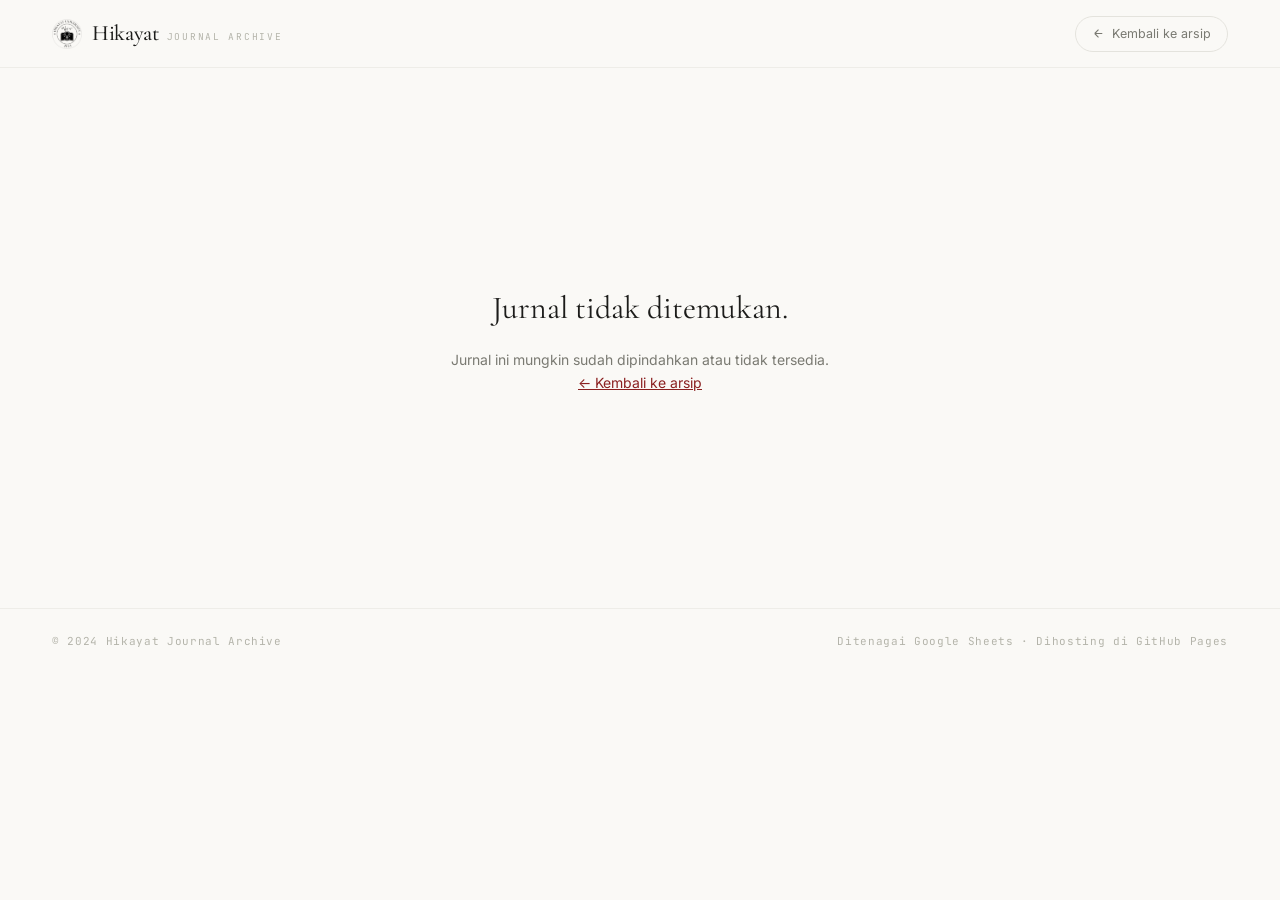
<file: jurnal 2.html>
<!DOCTYPE html>
<html lang="id">
<head>
  <meta charset="UTF-8" />
  <meta name="viewport" content="width=device-width, initial-scale=1.0" />
  <title>Jurnal — Hikayat Journal Archive</title>
  <link rel="preconnect" href="https://fonts.googleapis.com" />
  <link rel="preconnect" href="https://fonts.gstatic.com" crossorigin />
  <link href="https://fonts.googleapis.com/css2?family=Cormorant+Garamond:ital,wght@0,300;0,400;0,500;0,600;1,300;1,400;1,500&family=Inter:wght@300;400;500&family=JetBrains+Mono:wght@400;500&display=swap" rel="stylesheet" />
  <style>
    *, *::before, *::after { box-sizing: border-box; margin: 0; padding: 0; }

    :root {
      --ink:        #1c1c1a;
      --ink-light:  #7a7a72;
      --ink-faint:  #b4b4aa;
      --paper:      #faf9f6;
      --paper-dim:  #eeede8;
      --paper-mid:  #e4e3dd;
      --accent:     #8b2020;
      --white:      #ffffff;

      --f-display: 'Cormorant Garamond', Georgia, serif;
      --f-body:    'Inter', system-ui, sans-serif;
      --f-mono:    'JetBrains Mono', monospace;
      --r: 12px;
      --t: 220ms cubic-bezier(0.25, 0.46, 0.45, 0.94);
    }

    html { scroll-behavior: smooth; }

    body {
      font-family: var(--f-body);
      background: var(--paper);
      color: var(--ink);
      font-size: 15px;
      line-height: 1.6;
      -webkit-font-smoothing: antialiased;
    }

    /* ── NAV ── */
    nav {
      position: sticky; top: 0; z-index: 100;
      background: rgba(250, 249, 246, 0.92);
      backdrop-filter: blur(20px);
      -webkit-backdrop-filter: blur(20px);
      border-bottom: 1px solid var(--paper-dim);
      padding: 0 52px; height: 68px;
      display: flex; align-items: center; justify-content: space-between;
    }

    .nav-brand {
      text-decoration: none; color: var(--ink);
      display: flex; align-items: center; gap: 10px;
    }
    .nav-brand img { height: 30px; width: auto; display: block; }
    .nav-brand-word {
      font-family: var(--f-display);
      font-size: 22px; font-weight: 500; letter-spacing: -0.3px;
    }
    .nav-brand-sub {
      font-family: var(--f-mono);
      font-size: 9.5px; letter-spacing: 0.18em;
      text-transform: uppercase; color: var(--ink-faint);
    }

    .btn-back {
      display: inline-flex; align-items: center; gap: 7px;
      font-family: var(--f-body); font-size: 12.5px; font-weight: 400;
      color: var(--ink-light); text-decoration: none;
      border: 1px solid var(--paper-mid); border-radius: 100px;
      padding: 7px 16px; transition: all var(--t);
    }
    .btn-back:hover { border-color: var(--ink-faint); color: var(--ink); }
    .btn-back svg { flex-shrink: 0; }

    /* ── LOADING ── */
    .loading-screen {
      min-height: 60vh;
      display: flex; align-items: center; justify-content: center;
      flex-direction: column; gap: 16px;
    }
    .loading-dot {
      width: 6px; height: 6px; border-radius: 50%;
      background: var(--ink-faint);
      animation: pulse 1.4s ease-in-out infinite;
    }
    @keyframes pulse {
      0%, 100% { opacity: 0.2; transform: scale(0.8); }
      50% { opacity: 1; transform: scale(1); }
    }
    .loading-label {
      font-family: var(--f-mono); font-size: 10px;
      letter-spacing: 0.16em; text-transform: uppercase;
      color: var(--ink-faint);
    }

    /* ── ERROR ── */
    .error-screen {
      min-height: 60vh;
      display: none; align-items: center; justify-content: center;
      flex-direction: column; gap: 16px; text-align: center;
      padding: 40px;
    }
    .error-screen.show { display: flex; }
    .error-screen h2 {
      font-family: var(--f-display); font-size: 32px;
      font-weight: 400; color: var(--ink);
    }
    .error-screen p { font-size: 14px; color: var(--ink-light); }
    .error-screen a { color: var(--accent); }

    /* ── HERO JURNAL ── */
    .jurnal-hero {
      max-width: 860px; margin: 0 auto;
      padding: 72px 52px 56px;
      border-bottom: 1px solid var(--paper-dim);
    }

    .jurnal-eyebrow {
      display: flex; align-items: center; gap: 12px;
      margin-bottom: 28px;
    }

    .badge {
      font-family: var(--f-mono); font-size: 9.5px; font-weight: 500;
      letter-spacing: 0.1em; text-transform: uppercase;
      padding: 4px 12px; border-radius: 100px;
    }
    .b-sains      { background:#edf2ff; color:#2b5ce6; }
    .b-sosial     { background:#fff4e6; color:#c26400; }
    .b-hukum      { background:#f0fff4; color:#2d8c4e; }
    .b-ekonomi    { background:#fff0f6; color:#c2266a; }
    .b-teknologi  { background:#f3f0ff; color:#6741d9; }
    .b-kesehatan  { background:#e6fcf5; color:#0c7a5e; }
    .b-pendidikan { background:#fff9db; color:#896a00; }
    .b-lain       { background:#f1f3f5; color:#495057; }

    .jurnal-year {
      font-family: var(--f-mono); font-size: 10.5px;
      color: var(--ink-faint); letter-spacing: 0.06em;
    }

    .jurnal-title {
      font-family: var(--f-display);
      font-size: clamp(36px, 4.5vw, 58px);
      font-weight: 400; line-height: 1.08;
      letter-spacing: -1.5px; color: var(--ink);
      margin-bottom: 24px;
    }

    .jurnal-authors {
      font-family: var(--f-body);
      font-size: 14px; font-weight: 300;
      color: var(--ink-light); line-height: 1.7;
      margin-bottom: 32px;
    }
    .jurnal-authors strong {
      font-weight: 400; color: var(--ink);
    }

    /* Meta grid */
    .jurnal-meta {
      display: flex; gap: 32px; flex-wrap: wrap;
      padding: 24px 0; border-top: 1px solid var(--paper-dim);
    }
    .meta-item { display: flex; flex-direction: column; gap: 4px; }
    .meta-lbl {
      font-family: var(--f-mono); font-size: 9px;
      letter-spacing: 0.16em; text-transform: uppercase;
      color: var(--ink-faint);
    }
    .meta-val {
      font-size: 13.5px; font-weight: 400; color: var(--ink);
    }
    .meta-val a {
      color: var(--accent); text-decoration: none;
    }
    .meta-val a:hover { text-decoration: underline; }

    /* ── BODY CONTENT ── */
    .jurnal-body {
      max-width: 860px; margin: 0 auto;
      padding: 56px 52px 40px;
    }

    .section-label {
      font-family: var(--f-mono); font-size: 9.5px;
      letter-spacing: 0.18em; text-transform: uppercase;
      color: var(--accent); font-weight: 400;
      margin-bottom: 16px;
      display: flex; align-items: center; gap: 10px;
    }
    .section-label::after {
      content: '';
      flex: 1; height: 1px;
      background: var(--paper-dim);
    }

    .jurnal-abstract {
      font-family: var(--f-display);
      font-size: clamp(19px, 2.2vw, 24px);
      font-weight: 300; line-height: 1.72;
      letter-spacing: -0.2px; color: var(--ink);
      margin-bottom: 56px;
    }

    /* Keywords */
    .kw-section { margin-bottom: 56px; }
    .kw-wrap { display: flex; gap: 8px; flex-wrap: wrap; margin-top: 4px; }
    .kw {
      padding: 6px 16px;
      background: var(--white);
      border: 1px solid var(--paper-dim);
      border-radius: 100px;
      font-family: var(--f-body);
      font-size: 12.5px; color: var(--ink-light);
      transition: all var(--t);
    }
    .kw:hover { border-color: var(--ink-faint); color: var(--ink); }

    /* ── PDF VIEWER ── */
    .pdf-section { margin-bottom: 64px; }

    .pdf-viewer-wrap {
      border: 1px solid var(--paper-dim);
      border-radius: var(--r);
      overflow: hidden;
      background: var(--white);
    }

    .pdf-toolbar {
      display: flex; align-items: center; justify-content: space-between;
      padding: 14px 20px;
      border-bottom: 1px solid var(--paper-dim);
      background: var(--paper);
    }
    .pdf-toolbar-label {
      font-family: var(--f-mono); font-size: 10px;
      letter-spacing: 0.14em; text-transform: uppercase;
      color: var(--ink-faint);
    }
    .pdf-toolbar-actions { display: flex; gap: 8px; }

    .btn-outline {
      display: inline-flex; align-items: center; gap: 6px;
      font-family: var(--f-body); font-size: 12px; font-weight: 400;
      color: var(--ink-light); background: var(--white);
      border: 1px solid var(--paper-dim); border-radius: 100px;
      padding: 6px 14px; cursor: pointer; text-decoration: none;
      transition: all var(--t);
    }
    .btn-outline:hover { border-color: var(--ink-faint); color: var(--ink); }

    .btn-primary {
      display: inline-flex; align-items: center; gap: 6px;
      font-family: var(--f-body); font-size: 12px; font-weight: 400;
      color: var(--white); background: var(--ink);
      border: 1px solid var(--ink); border-radius: 100px;
      padding: 6px 14px; cursor: pointer; text-decoration: none;
      transition: all var(--t);
    }
    .btn-primary:hover { background: #333330; border-color: #333330; }

    /* PDF preview — tinggi dibatasi ~3 halaman */
    .pdf-preview-wrap {
      position: relative;
      overflow: hidden;
      height: 820px;
      transition: height 0.5s cubic-bezier(0.25, 0.46, 0.45, 0.94);
    }
    .pdf-preview-wrap.expanded { height: 78vh; }

    .pdf-frame {
      width: 100%; height: 100%;
      border: none; display: block;
      background: #f5f5f5;
    }

    /* Gradient fade bawah */
    .pdf-fade {
      position: absolute;
      bottom: 0; left: 0; right: 0;
      height: 200px;
      background: linear-gradient(to bottom, transparent, var(--white));
      pointer-events: none;
      transition: opacity 0.4s ease;
    }
    .pdf-preview-wrap.expanded .pdf-fade { opacity: 0; }

    /* Tombol expand */
    .pdf-expand-bar {
      padding: 20px;
      text-align: center;
      border-top: 1px solid var(--paper-dim);
      background: var(--white);
    }
    .pdf-expand-bar.hidden { display: none; }

    .btn-expand {
      display: inline-flex; align-items: center; gap: 8px;
      font-family: var(--f-body); font-size: 13px; font-weight: 400;
      color: var(--ink); background: var(--paper);
      border: 1px solid var(--paper-mid); border-radius: 100px;
      padding: 10px 24px; cursor: pointer;
      transition: all var(--t);
    }
    .btn-expand:hover { border-color: var(--ink-faint); background: var(--paper-dim); }
    .btn-expand svg { transition: transform 0.3s ease; }
    .btn-expand.expanded svg { transform: rotate(180deg); }

    .pdf-unavailable {
      padding: 64px 40px;
      text-align: center;
      display: none;
    }
    .pdf-unavailable.show { display: block; }
    .pdf-unavailable p {
      font-family: var(--f-display); font-size: 20px;
      font-weight: 300; color: var(--ink-light);
      line-height: 1.6; margin-bottom: 24px;
    }

    /* ── CTA FOOTER ── */
    .jurnal-cta {
      border-top: 1px solid var(--paper-dim);
      padding: 40px 0 80px;
      display: flex; align-items: center; justify-content: space-between;
      gap: 24px; flex-wrap: wrap;
    }
    .jurnal-cta-text {
      font-family: var(--f-display); font-size: 18px;
      font-weight: 300; color: var(--ink-light);
    }
    .cta-actions { display: flex; gap: 10px; flex-wrap: wrap; }

    .btn-cta-dl {
      display: inline-flex; align-items: center; gap: 8px;
      font-family: var(--f-body); font-size: 13.5px; font-weight: 400;
      color: var(--white); background: var(--ink);
      border: 1px solid var(--ink); border-radius: 100px;
      padding: 11px 24px; text-decoration: none;
      transition: all var(--t);
    }
    .btn-cta-dl:hover { background: #333330; border-color: #333330; }

    .btn-cta-ext {
      display: inline-flex; align-items: center; gap: 8px;
      font-family: var(--f-body); font-size: 13.5px; font-weight: 400;
      color: var(--ink-light); background: transparent;
      border: 1px solid var(--paper-mid); border-radius: 100px;
      padding: 11px 24px; text-decoration: none;
      transition: all var(--t);
    }
    .btn-cta-ext:hover { border-color: var(--ink-faint); color: var(--ink); }

    /* ── FOOTER ── */
    footer {
      border-top: 1px solid var(--paper-dim);
      padding: 24px 52px;
      display: flex; align-items: center; justify-content: space-between;
    }
    footer p {
      font-family: var(--f-mono); font-size: 11px;
      color: var(--ink-faint); letter-spacing: 0.06em;
    }

    /* ── RESPONSIVE ── */
    @media (max-width: 760px) {
      nav { padding: 0 24px; }
      .jurnal-hero, .jurnal-body { padding-left: 24px; padding-right: 24px; }
      .jurnal-title { letter-spacing: -1px; }
      .pdf-preview-wrap { height: 480px; }
      .pdf-preview-wrap.expanded { height: 60vh; }
      .jurnal-cta { flex-direction: column; align-items: flex-start; }
      footer { padding: 20px 24px; flex-direction: column; gap: 6px; }
    }

    @media (prefers-reduced-motion: reduce) {
      *, *::before, *::after { transition: none !important; animation: none !important; }
    }
  </style>
</head>
<body>

<!-- NAV -->
<nav>
  <a href="index.html" class="nav-brand">
    <img src="Logo.png" alt="Hikayat Journal Archive" />
    <span style="display:flex;align-items:baseline;gap:8px;">
      <span class="nav-brand-word">Hikayat</span>
      <span class="nav-brand-sub">Journal Archive</span>
    </span>
  </a>
  <a href="index.html" class="btn-back">
    <svg width="13" height="13" fill="none" stroke="currentColor" stroke-width="2" viewBox="0 0 24 24">
      <path d="M19 12H5M5 12l7 7M5 12l7-7"/>
    </svg>
    Kembali ke arsip
  </a>
</nav>

<!-- LOADING -->
<div class="loading-screen" id="loadingScreen">
  <div class="loading-dot"></div>
  <p class="loading-label">Memuat jurnal</p>
</div>

<!-- ERROR -->
<div class="error-screen" id="errorScreen">
  <h2>Jurnal tidak ditemukan.</h2>
  <p>Jurnal ini mungkin sudah dipindahkan atau tidak tersedia.<br>
  <a href="index.html">← Kembali ke arsip</a></p>
</div>

<!-- KONTEN JURNAL -->
<div id="jurnalContent" style="display:none;">

  <!-- HERO -->
  <header class="jurnal-hero">
    <div class="jurnal-eyebrow">
      <span class="badge" id="jBadge"></span>
      <span class="jurnal-year" id="jYear"></span>
    </div>
    <h1 class="jurnal-title" id="jTitle"></h1>
    <p class="jurnal-authors" id="jAuthors"></p>
    <div class="jurnal-meta" id="jMeta"></div>
  </header>

  <!-- BODY -->
  <main class="jurnal-body">

    <!-- ABSTRAK -->
    <section style="margin-bottom: 56px;">
      <p class="section-label">Abstrak</p>
      <p class="jurnal-abstract" id="jAbstract"></p>
    </section>

    <!-- KATA KUNCI -->
    <section class="kw-section">
      <p class="section-label">Kata Kunci</p>
      <div class="kw-wrap" id="jKeywords"></div>
    </section>

    <!-- PDF VIEWER -->
    <section class="pdf-section" id="pdfSection">
      <p class="section-label">Dokumen</p>
      <div class="pdf-viewer-wrap">
        <div class="pdf-toolbar">
          <span class="pdf-toolbar-label">Full text</span>
          <div class="pdf-toolbar-actions">
            <a href="#" class="btn-outline" id="btnOpenNew" target="_blank" rel="noopener">
              <svg width="12" height="12" fill="none" stroke="currentColor" stroke-width="2" viewBox="0 0 24 24">
                <path d="M18 13v6a2 2 0 0 1-2 2H5a2 2 0 0 1-2-2V8a2 2 0 0 1 2-2h6"/>
                <polyline points="15 3 21 3 21 9"/><line x1="10" y1="14" x2="21" y2="3"/>
              </svg>
              Buka di tab baru
            </a>
            <a href="#" class="btn-primary" id="btnDownload" target="_blank" rel="noopener">
              <svg width="12" height="12" fill="none" stroke="currentColor" stroke-width="2" viewBox="0 0 24 24">
                <path d="M21 15v4a2 2 0 0 1-2 2H5a2 2 0 0 1-2-2v-4"/>
                <polyline points="7 10 12 15 17 10"/><line x1="12" y1="15" x2="12" y2="3"/>
              </svg>
              Unduh PDF
            </a>
          </div>
        </div>
        <div class="pdf-preview-wrap" id="pdfPreviewWrap">
          <iframe class="pdf-frame" id="pdfFrame" title="Dokumen jurnal"></iframe>
          <div class="pdf-fade" id="pdfFade"></div>
        </div>
        <div class="pdf-expand-bar" id="pdfExpandBar">
          <button class="btn-expand" id="btnExpand" onclick="togglePdfExpand()">
            <svg width="14" height="14" fill="none" stroke="currentColor" stroke-width="2" viewBox="0 0 24 24"><polyline points="6 9 12 15 18 9"/></svg>
            Baca dokumen lengkap
          </button>
        </div>
        <div class="pdf-unavailable" id="pdfUnavailable">
          <p>Dokumen full text belum tersedia untuk jurnal ini.</p>
          <a href="#" class="btn-cta-ext" id="btnLinkFallback" target="_blank" rel="noopener" style="display:none;">
            Buka di sumber asli →
          </a>
        </div>
      </div>
    </section>

    <!-- CTA -->
    <div class="jurnal-cta">
      <p class="jurnal-cta-text">Temukan lebih banyak karya penelitian.</p>
      <div class="cta-actions" id="jCtaActions"></div>
    </div>

  </main>
</div>

<!-- FOOTER -->
<footer>
  <p>© 2024 Hikayat Journal Archive</p>
  <p>Ditenagai Google Sheets · Dihosting di GitHub Pages</p>
</footer>

<script>
  // ── PDF EXPAND TOGGLE ──
  function togglePdfExpand() {
    const wrap = document.getElementById("pdfPreviewWrap");
    const btn  = document.getElementById("btnExpand");
    const bar  = document.getElementById("pdfExpandBar");

    const isExpanded = wrap.classList.contains("expanded");

    if (isExpanded) {
      wrap.classList.remove("expanded");
      btn.classList.remove("expanded");
      btn.innerHTML = `<svg width="14" height="14" fill="none" stroke="currentColor" stroke-width="2" viewBox="0 0 24 24"><polyline points="6 9 12 15 18 9"/></svg> Baca dokumen lengkap`;
    } else {
      wrap.classList.add("expanded");
      btn.classList.add("expanded");
      btn.innerHTML = `<svg width="14" height="14" fill="none" stroke="currentColor" stroke-width="2" viewBox="0 0 24 24"><polyline points="6 9 12 15 18 9"/></svg> Tutup`;
    }
  }

  // ── CONFIG — samakan dengan index.html ──
  const SHEET_CSV_URL = "https://docs.google.com/spreadsheets/d/e/2PACX-1vS3NnGuIRou-yGn_Ly-YJFFwL18UWakhwrKK1UG0dIv_1KqaBICXdNUMzrRw3vczjFv44ZfTTjS-w7l/pub?gid=0&single=true&output=csv";

  // ── BADGE CLASS ──
  const BADGE = {
    sains:"b-sains", sosial:"b-sosial", hukum:"b-hukum",
    ekonomi:"b-ekonomi", teknologi:"b-teknologi",
    kesehatan:"b-kesehatan", pendidikan:"b-pendidikan"
  };
  function badgeClass(b) {
    if (!b) return "b-lain";
    return BADGE[b.toLowerCase()] || "b-lain";
  }

  // ── PARSE CSV ──
  function parseCSV(text) {
    const lines = text.trim().split("\n");
    if (lines.length < 2) return [];
    const headers = lines[0].split(",").map(h => h.replace(/"/g,"").trim().toLowerCase());
    return lines.slice(1).map((line, idx) => {
      const cols = []; let cur = "", inQ = false;
      for (let i = 0; i < line.length; i++) {
        const c = line[i];
        if (c === '"') { inQ = !inQ; }
        else if (c === ',' && !inQ) { cols.push(cur.trim()); cur = ""; }
        else { cur += c; }
      }
      cols.push(cur.trim());
      const obj = { id: idx + 1 };
      headers.forEach((h, i) => { obj[h] = (cols[i] || "").replace(/^"|"$/g, "").trim(); });
      return obj;
    }).filter(r => r.judul);
  }

  // ── DRIVE CONVERTERS ──
  function driveToPDF(url) {
    if (!url || url === "-" || url === "") return "";
    if (url.includes("export=download") || url.includes("uc?export")) return url;
    const m1 = url.match(/\/file\/d\/([a-zA-Z0-9_-]+)/);
    if (m1) return `https://drive.google.com/file/d/${m1[1]}/preview`;
    const m2 = url.match(/[?&]id=([a-zA-Z0-9_-]+)/);
    if (m2) return `https://drive.google.com/file/d/${m2[1]}/preview`;
    return url;
  }
  function driveDownload(url) {
    if (!url || url === "-" || url === "") return "";
    const m1 = url.match(/\/file\/d\/([a-zA-Z0-9_-]+)/);
    if (m1) return `https://drive.google.com/uc?export=download&id=${m1[1]}`;
    const m2 = url.match(/[?&]id=([a-zA-Z0-9_-]+)/);
    if (m2) return `https://drive.google.com/uc?export=download&id=${m2[1]}`;
    return url;
  }

  // ── RENDER ──
  function renderJurnal(j) {
    document.title = j.judul + " — Hikayat Journal Archive";

    // Badge + tahun
    const badge = document.getElementById("jBadge");
    badge.textContent = j.bidang || "Umum";
    badge.className = "badge " + badgeClass(j.bidang);
    document.getElementById("jYear").textContent = j.tahun || "";

    // Judul
    document.getElementById("jTitle").textContent = j.judul;

    // Penulis
    const penulisArr = j.penulis.split(";").map(p => p.trim()).filter(Boolean);
    document.getElementById("jAuthors").innerHTML =
      penulisArr.map((p, i) =>
        `<strong>${p}</strong>${i < penulisArr.length - 1 ? ' · ' : ''}`
      ).join('');

    // Meta
    const metaItems = [];
    if (j.bidang)       metaItems.push({ lbl: "Bidang", val: j.bidang });
    if (j.tahun)        metaItems.push({ lbl: "Tahun", val: j.tahun });
    if (j.doi)          metaItems.push({ lbl: "DOI", val: `<a href="https://doi.org/${j.doi}" target="_blank" rel="noopener">${j.doi}</a>` });
    if (j.link && j.link !== "-") metaItems.push({ lbl: "Sumber", val: `<a href="${j.link}" target="_blank" rel="noopener">Lihat sumber asli →</a>` });

    document.getElementById("jMeta").innerHTML = metaItems.map(m =>
      `<div class="meta-item">
        <span class="meta-lbl">${m.lbl}</span>
        <span class="meta-val">${m.val}</span>
      </div>`
    ).join("");

    // Abstrak
    document.getElementById("jAbstract").textContent = j.abstrak || "Abstrak tidak tersedia.";

    // Kata kunci
    const kwEl = document.getElementById("jKeywords");
    const kws = (j["kata kunci"] || "").split(";").filter(Boolean);
    if (kws.length) {
      kwEl.innerHTML = kws.map(k => `<span class="kw">${k.trim()}</span>`).join("");
    } else {
      kwEl.closest("section").style.display = "none";
    }

    // PDF viewer
    const pdfPreviewUrl  = driveToPDF(j.pdf);
    const pdfDownloadUrl = driveDownload(j.pdf);
    const hasLink = j.link && j.link !== "-" && j.link !== "";

    if (pdfPreviewUrl) {
      document.getElementById("pdfFrame").src = pdfPreviewUrl;
      document.getElementById("btnOpenNew").href    = pdfPreviewUrl.replace("/preview", "/view");
      document.getElementById("btnDownload").href   = pdfDownloadUrl;
    } else {
      document.getElementById("pdfFrame").style.display = "none";
      const unavail = document.getElementById("pdfUnavailable");
      unavail.classList.add("show");
      if (hasLink) {
        const fallback = document.getElementById("btnLinkFallback");
        fallback.href = j.link;
        fallback.style.display = "inline-flex";
      }
    }

    // CTA actions
    const ctaEl = document.getElementById("jCtaActions");
    let ctaHTML = `<a href="index.html" class="btn-cta-ext">← Kembali ke arsip</a>`;
    if (pdfDownloadUrl) {
      ctaHTML += `<a href="${pdfDownloadUrl}" class="btn-cta-dl" target="_blank" rel="noopener">
        <svg width="13" height="13" fill="none" stroke="currentColor" stroke-width="2" viewBox="0 0 24 24">
          <path d="M21 15v4a2 2 0 0 1-2 2H5a2 2 0 0 1-2-2v-4"/>
          <polyline points="7 10 12 15 17 10"/><line x1="12" y1="15" x2="12" y2="3"/>
        </svg>
        Unduh PDF
      </a>`;
    }
    ctaEl.innerHTML = ctaHTML;

    // Show content
    document.getElementById("loadingScreen").style.display = "none";
    document.getElementById("jurnalContent").style.display = "block";
  }

  // ── INIT ──
  async function init() {
    // Ambil ID dari URL: jurnal.html?id=3
    const params = new URLSearchParams(window.location.search);
    const id = parseInt(params.get("id"));

    if (!id) {
      document.getElementById("loadingScreen").style.display = "none";
      document.getElementById("errorScreen").classList.add("show");
      return;
    }

    try {
      const res = await fetch(SHEET_CSV_URL);
      if (!res.ok) throw new Error("HTTP " + res.status);
      const text = await res.text();
      const data = parseCSV(text);
      const jurnal = data.find(j => j.id === id);

      if (!jurnal) throw new Error("Not found");
      renderJurnal(jurnal);

    } catch(e) {
      console.error(e);
      document.getElementById("loadingScreen").style.display = "none";
      document.getElementById("errorScreen").classList.add("show");
    }
  }

  init();
</script>
</body>
</html>
</file>
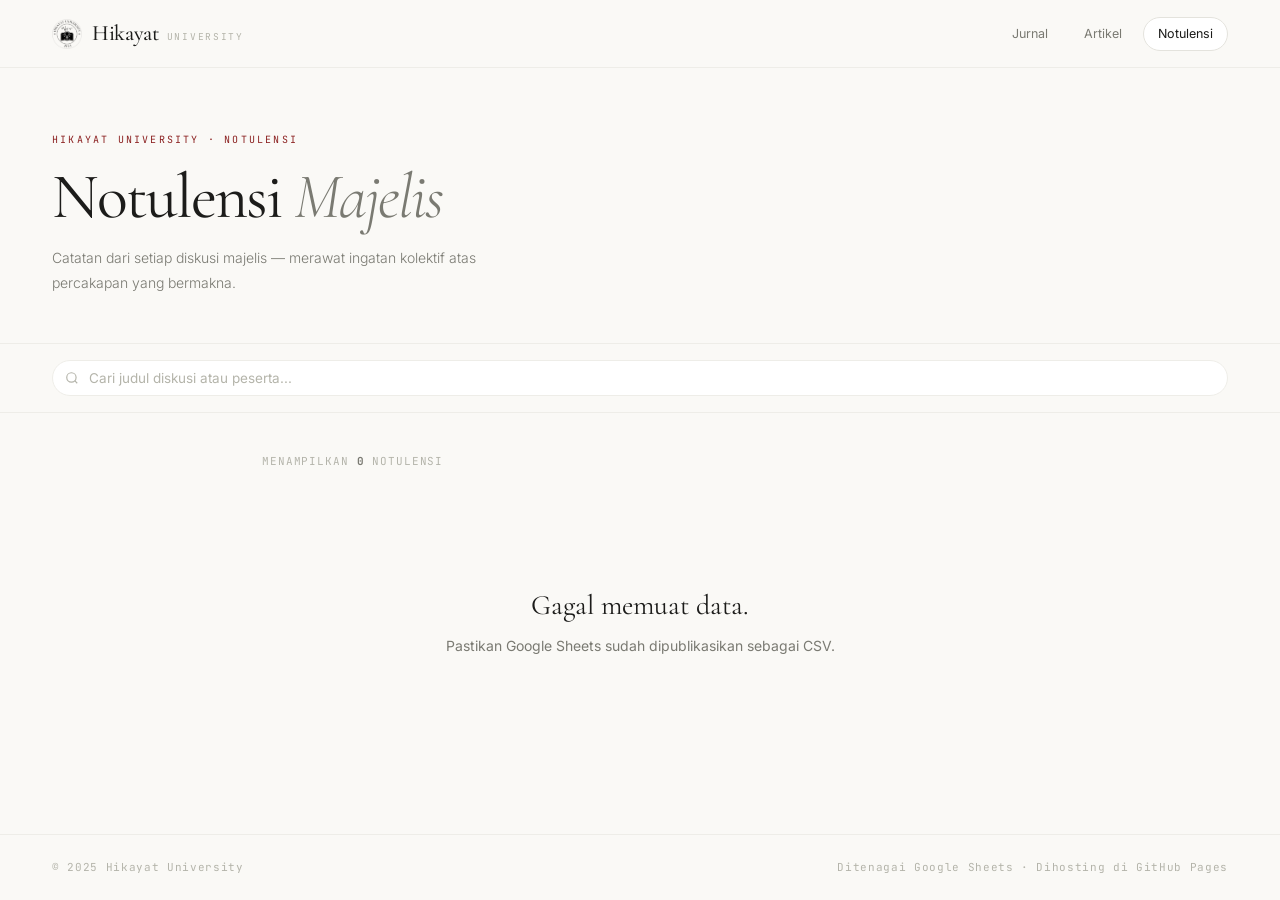
<file: notulensi-index.html>
<!DOCTYPE html>
<html lang="id">
<head>
  <meta charset="UTF-8" />
  <meta name="viewport" content="width=device-width, initial-scale=1.0" />
  <title>Notulensi — Hikayat University</title>
  <link rel="preconnect" href="https://fonts.googleapis.com" />
  <link rel="preconnect" href="https://fonts.gstatic.com" crossorigin />
  <link href="https://fonts.googleapis.com/css2?family=Cormorant+Garamond:ital,wght@0,300;0,400;0,500;0,600;1,300;1,400;1,500&family=Inter:wght@300;400;500&family=JetBrains+Mono:wght@400;500&display=swap" rel="stylesheet" />
  <style>
    *, *::before, *::after { box-sizing: border-box; margin: 0; padding: 0; }
    :root {
      --ink: #1c1c1a; --ink-light: #7a7a72; --ink-faint: #b4b4aa;
      --paper: #faf9f6; --paper-dim: #eeede8; --paper-mid: #e4e3dd;
      --accent: #8b2020; --white: #ffffff;
      --f-display: 'Cormorant Garamond', Georgia, serif;
      --f-body: 'Inter', system-ui, sans-serif;
      --f-mono: 'JetBrains Mono', monospace;
      --t: 220ms cubic-bezier(0.25, 0.46, 0.45, 0.94);
    }
    html { scroll-behavior: smooth; }
    body { font-family: var(--f-body); background: var(--paper); color: var(--ink); font-size: 15px; line-height: 1.6; -webkit-font-smoothing: antialiased; }

    /* NAV */
    nav { position: sticky; top: 0; z-index: 100; background: rgba(250,249,246,0.92); backdrop-filter: blur(20px); -webkit-backdrop-filter: blur(20px); border-bottom: 1px solid var(--paper-dim); padding: 0 52px; height: 68px; display: flex; align-items: center; justify-content: space-between; }
    .nav-brand { text-decoration: none; color: var(--ink); display: flex; align-items: center; gap: 10px; }
    .nav-brand img { height: 30px; }
    .nav-brand-word { font-family: var(--f-display); font-size: 22px; font-weight: 500; letter-spacing: -0.3px; }
    .nav-brand-sub { font-family: var(--f-mono); font-size: 9.5px; letter-spacing: 0.18em; text-transform: uppercase; color: var(--ink-faint); }
    .nav-links { display: flex; align-items: center; gap: 6px; }
    .nav-link { font-family: var(--f-body); font-size: 12.5px; color: var(--ink-light); text-decoration: none; padding: 6px 14px; border-radius: 100px; border: 1px solid transparent; transition: all var(--t); }
    .nav-link:hover { color: var(--ink); border-color: var(--paper-mid); }
    .nav-link.active { color: var(--ink); border-color: var(--paper-mid); background: var(--white); }

    /* HERO */
    .page-hero { padding: 64px 52px 48px; border-bottom: 1px solid var(--paper-dim); }
    .page-eyebrow { font-family: var(--f-mono); font-size: 10px; letter-spacing: 0.22em; text-transform: uppercase; color: var(--accent); margin-bottom: 16px; }
    .page-title { font-family: var(--f-display); font-size: clamp(40px, 5vw, 64px); font-weight: 400; letter-spacing: -2px; line-height: 1.04; color: var(--ink); margin-bottom: 14px; }
    .page-sub { font-size: 14px; font-weight: 300; color: var(--ink-light); line-height: 1.8; max-width: 480px; }

    /* FILTER */
    .filter-bar { position: sticky; top: 68px; z-index: 90; background: rgba(250,249,246,0.95); backdrop-filter: blur(16px); border-bottom: 1px solid var(--paper-dim); padding: 16px 52px; display: flex; align-items: center; gap: 10px; }
    .search-wrap { position: relative; flex: 1; }
    .search-input { width: 100%; background: var(--white); border: 1px solid var(--paper-dim); border-radius: 100px; font-family: var(--f-body); font-size: 13.5px; color: var(--ink); padding: 9px 16px 9px 36px; transition: border-color var(--t); }
    .search-input:focus { border-color: var(--ink-faint); outline: none; }
    .search-input::placeholder { color: var(--ink-faint); }
    .search-ico { position: absolute; left: 13px; top: 50%; transform: translateY(-50%); color: var(--ink-faint); pointer-events: none; }

    /* NOTULENSI LIST — timeline style */
    .not-section { max-width: 860px; margin: 0 auto; padding: 40px 52px 96px; }
    .grid-count { font-family: var(--f-mono); font-size: 11px; letter-spacing: 0.08em; color: var(--ink-faint); text-transform: uppercase; margin-bottom: 32px; }
    .grid-count strong { color: var(--ink-light); }

    .not-list { display: flex; flex-direction: column; }

    .not-item {
      display: grid;
      grid-template-columns: 120px 1fr;
      gap: 32px;
      padding: 32px 0;
      border-bottom: 1px solid var(--paper-dim);
      text-decoration: none; color: inherit;
      transition: background var(--t);
      cursor: pointer;
      border-radius: 8px;
      padding-left: 16px; padding-right: 16px;
      margin: 0 -16px;
    }
    .not-item:hover { background: var(--white); }
    .not-item:last-child { border-bottom: none; }

    .not-date-col {
      display: flex; flex-direction: column;
      padding-top: 4px;
    }
    .not-date {
      font-family: var(--f-mono); font-size: 10px;
      letter-spacing: 0.12em; text-transform: uppercase;
      color: var(--ink-faint); line-height: 1.6;
    }
    .not-dot {
      width: 6px; height: 6px; border-radius: 50%;
      background: var(--accent); margin-top: 8px;
      flex-shrink: 0;
    }

    .not-body { display: flex; flex-direction: column; gap: 8px; }

    .not-title {
      font-family: var(--f-display);
      font-size: 22px; font-weight: 400;
      line-height: 1.22; letter-spacing: -0.3px;
      color: var(--ink);
    }
    .not-peserta {
      font-size: 12.5px; font-weight: 300;
      color: var(--ink-faint);
    }
    .not-peserta strong { font-weight: 400; color: var(--ink-light); }
    .not-deskripsi {
      font-size: 13.5px; font-weight: 300;
      color: var(--ink-light); line-height: 1.72;
    }
    .not-actions { display: flex; gap: 8px; margin-top: 4px; }
    .btn-sm {
      display: inline-flex; align-items: center; gap: 6px;
      font-family: var(--f-body); font-size: 12px; font-weight: 400;
      color: var(--ink-light); background: var(--white);
      border: 1px solid var(--paper-dim); border-radius: 100px;
      padding: 5px 14px; text-decoration: none;
      transition: all var(--t);
    }
    .btn-sm:hover { border-color: var(--ink-faint); color: var(--ink); }
    .btn-sm.fill { background: var(--ink); border-color: var(--ink); color: var(--white); }
    .btn-sm.fill:hover { background: #333330; }

    /* EMPTY/ERROR */
    .state-box { padding: 80px 40px; text-align: center; }
    .state-box h3 { font-family: var(--f-display); font-size: 28px; font-weight: 400; color: var(--ink); margin-bottom: 8px; }
    .state-box p { font-size: 14px; color: var(--ink-light); }

    /* FOOTER */
    footer { border-top: 1px solid var(--paper-dim); padding: 24px 52px; display: flex; align-items: center; justify-content: space-between; }
    footer p { font-family: var(--f-mono); font-size: 11px; color: var(--ink-faint); letter-spacing: 0.06em; }

    @media (max-width: 780px) {
      nav { padding: 0 20px; height: 60px; }
      .nav-brand-sub { display: none; }
      .page-hero { padding: 40px 20px 32px; }
      .filter-bar { padding: 14px 20px; top: 60px; }
      .not-section { padding: 28px 20px 64px; }
      .not-item { grid-template-columns: 80px 1fr; gap: 16px; }
      .not-title { font-size: 18px; }
      footer { padding: 20px; flex-direction: column; gap: 4px; align-items: flex-start; }
    }
    @media (prefers-reduced-motion: reduce) { *, *::before, *::after { transition: none !important; } }
  </style>
</head>
<body>

<nav>
  <a href="../index.html" class="nav-brand">
    <img src="../Logo.png" alt="Hikayat University" />
    <span style="display:flex;align-items:baseline;gap:8px;">
      <span class="nav-brand-word">Hikayat</span>
      <span class="nav-brand-sub">University</span>
    </span>
  </a>
  <div class="nav-links">
    <a href="../jurnal/index.html" class="nav-link">Jurnal</a>
    <a href="../artikel/index.html" class="nav-link">Artikel</a>
    <a href="index.html" class="nav-link active">Notulensi</a>
  </div>
</nav>

<div class="page-hero">
  <p class="page-eyebrow">Hikayat University · Notulensi</p>
  <h1 class="page-title">Notulensi <em style="font-style:italic;color:var(--ink-light);font-weight:300;">Majelis</em></h1>
  <p class="page-sub">Catatan dari setiap diskusi majelis — merawat ingatan kolektif atas percakapan yang bermakna.</p>
</div>

<div class="filter-bar">
  <div class="search-wrap">
    <svg class="search-ico" width="14" height="14" fill="none" stroke="currentColor" stroke-width="2" viewBox="0 0 24 24"><circle cx="11" cy="11" r="8"/><line x1="21" y1="21" x2="16.65" y2="16.65"/></svg>
    <input class="search-input" id="searchInput" type="search" placeholder="Cari judul diskusi atau peserta..." />
  </div>
</div>

<div class="not-section">
  <p class="grid-count">Menampilkan <strong id="countTxt">—</strong> notulensi</p>
  <div class="not-list" id="notList"></div>
  <div class="state-box" id="emptyBox" style="display:none;">
    <h3>Tidak ada hasil.</h3>
    <p>Coba kata kunci yang berbeda.</p>
  </div>
  <div class="state-box" id="errorBox" style="display:none;">
    <h3>Gagal memuat data.</h3>
    <p>Pastikan Google Sheets sudah dipublikasikan sebagai CSV.</p>
  </div>
</div>

<footer>
  <p>© 2025 Hikayat University</p>
  <p>Ditenagai Google Sheets · Dihosting di GitHub Pages</p>
</footer>

<script>
  const NOTULENSI_CSV = "https://docs.google.com/spreadsheets/d/e/2PACX-1vTUyQvfAF1RsW5HzoDa20hj194fOmnv2F6z_g5wACIq2bfyNvstuAl0jE1Y6qAkgnmfuEmPa5WW_eY9/pub?gid=502880469&single=true&output=csv";

  let allData = [], filtered = [], activeSearch = "";

  function parseCSV(text) {
    const lines = text.trim().split("\n");
    if (lines.length < 2) return [];
    const headers = lines[0].split(",").map(h => h.replace(/"/g,"").trim().toLowerCase());
    return lines.slice(1).map((line, idx) => {
      const cols = []; let cur = "", inQ = false;
      for (let i = 0; i < line.length; i++) {
        const c = line[i];
        if (c === '"') { inQ = !inQ; }
        else if (c === ',' && !inQ) { cols.push(cur.trim()); cur = ""; }
        else { cur += c; }
      }
      cols.push(cur.trim());
      const obj = { id: idx + 1 };
      headers.forEach((h, i) => { obj[h] = (cols[i] || "").replace(/^"|"$/g, "").trim(); });
      if (!obj.judul)   obj.judul   = obj["judul diskusi"] || "";
      if (!obj.tanggal) obj.tanggal = obj["waktu"] || obj["tanggal"] || "";
      if (!obj.peserta) obj.peserta = obj["peserta"] || "";
      if (!obj.abstrak) obj.abstrak = obj["deskripsi"] || obj["ringkasan"] || "";
      if (!obj.link)    obj.link    = obj["link dokumen"] || "";
      return obj;
    }).filter(r => r.judul);
  }

  function driveFileId(url) {
    if (!url) return "";
    const m1 = url.match(/\/file\/d\/([a-zA-Z0-9_-]+)/);
    if (m1) return m1[1];
    const m2 = url.match(/[?&]id=([a-zA-Z0-9_-]+)/);
    if (m2) return m2[1];
    return "";
  }

  function applyFilters() {
    const q = activeSearch.toLowerCase();
    filtered = allData.filter(n =>
      !q || n.judul?.toLowerCase().includes(q) || n.peserta?.toLowerCase().includes(q)
    );
    filtered.sort((a,b) => new Date(b.tanggal||0) - new Date(a.tanggal||0));
    renderList();
  }

  function renderList() {
    const list  = document.getElementById("notList");
    const empty = document.getElementById("emptyBox");
    document.getElementById("countTxt").textContent = filtered.length;
    if (!filtered.length) { list.innerHTML = ""; empty.style.display = "block"; return; }
    empty.style.display = "none";

    list.innerHTML = filtered.map(n => {
      const fileId = driveFileId(n.link);
      const previewUrl  = fileId ? `https://drive.google.com/file/d/${fileId}/view` : (n.link || "");
      const downloadUrl = fileId ? `https://drive.google.com/uc?export=download&id=${fileId}` : "";

      const pesertaArr = (n.peserta || "").split(";").map(p => p.trim()).filter(Boolean);
      const pesertaLabel = pesertaArr.length
        ? `<strong>${pesertaArr.slice(0,3).join(", ")}</strong>${pesertaArr.length > 3 ? ` +${pesertaArr.length-3} lainnya` : ""}`
        : "";

      return `
      <div class="not-item">
        <div class="not-date-col">
          <span class="not-date">${n.tanggal || "—"}</span>
          <span class="not-dot"></span>
        </div>
        <div class="not-body">
          <h3 class="not-title">${n.judul}</h3>
          ${pesertaLabel ? `<p class="not-peserta">${pesertaLabel}</p>` : ""}
          ${n.abstrak ? `<p class="not-deskripsi">${n.abstrak.slice(0,200)}${n.abstrak.length>200?"…":""}</p>` : ""}
          <div class="not-actions">
            ${previewUrl ? `<a href="${previewUrl}" class="btn-sm" target="_blank" rel="noopener">
              <svg width="11" height="11" fill="none" stroke="currentColor" stroke-width="2" viewBox="0 0 24 24"><path d="M18 13v6a2 2 0 0 1-2 2H5a2 2 0 0 1-2-2V8a2 2 0 0 1 2-2h6"/><polyline points="15 3 21 3 21 9"/><line x1="10" y1="14" x2="21" y2="3"/></svg>
              Buka dokumen
            </a>` : ""}
            ${downloadUrl ? `<a href="${downloadUrl}" class="btn-sm fill" target="_blank" rel="noopener">
              <svg width="11" height="11" fill="none" stroke="currentColor" stroke-width="2" viewBox="0 0 24 24"><path d="M21 15v4a2 2 0 0 1-2 2H5a2 2 0 0 1-2-2v-4"/><polyline points="7 10 12 15 17 10"/><line x1="12" y1="15" x2="12" y2="3"/></svg>
              Unduh
            </a>` : ""}
          </div>
        </div>
      </div>`;
    }).join("");
  }

  let searchT;
  document.getElementById("searchInput").addEventListener("input", e => {
    clearTimeout(searchT);
    searchT = setTimeout(() => { activeSearch = e.target.value; applyFilters(); }, 250);
  });

  async function init() {
    try {
      const r = await fetch(NOTULENSI_CSV);
      if (!r.ok) throw new Error();
      allData = parseCSV(await r.text());
      applyFilters();
    } catch(e) {
      document.getElementById("notList").style.display = "none";
      document.getElementById("errorBox").style.display = "block";
      document.getElementById("countTxt").textContent = "0";
    }
  }
  init();
</script>
</body>
</html>
</file>
